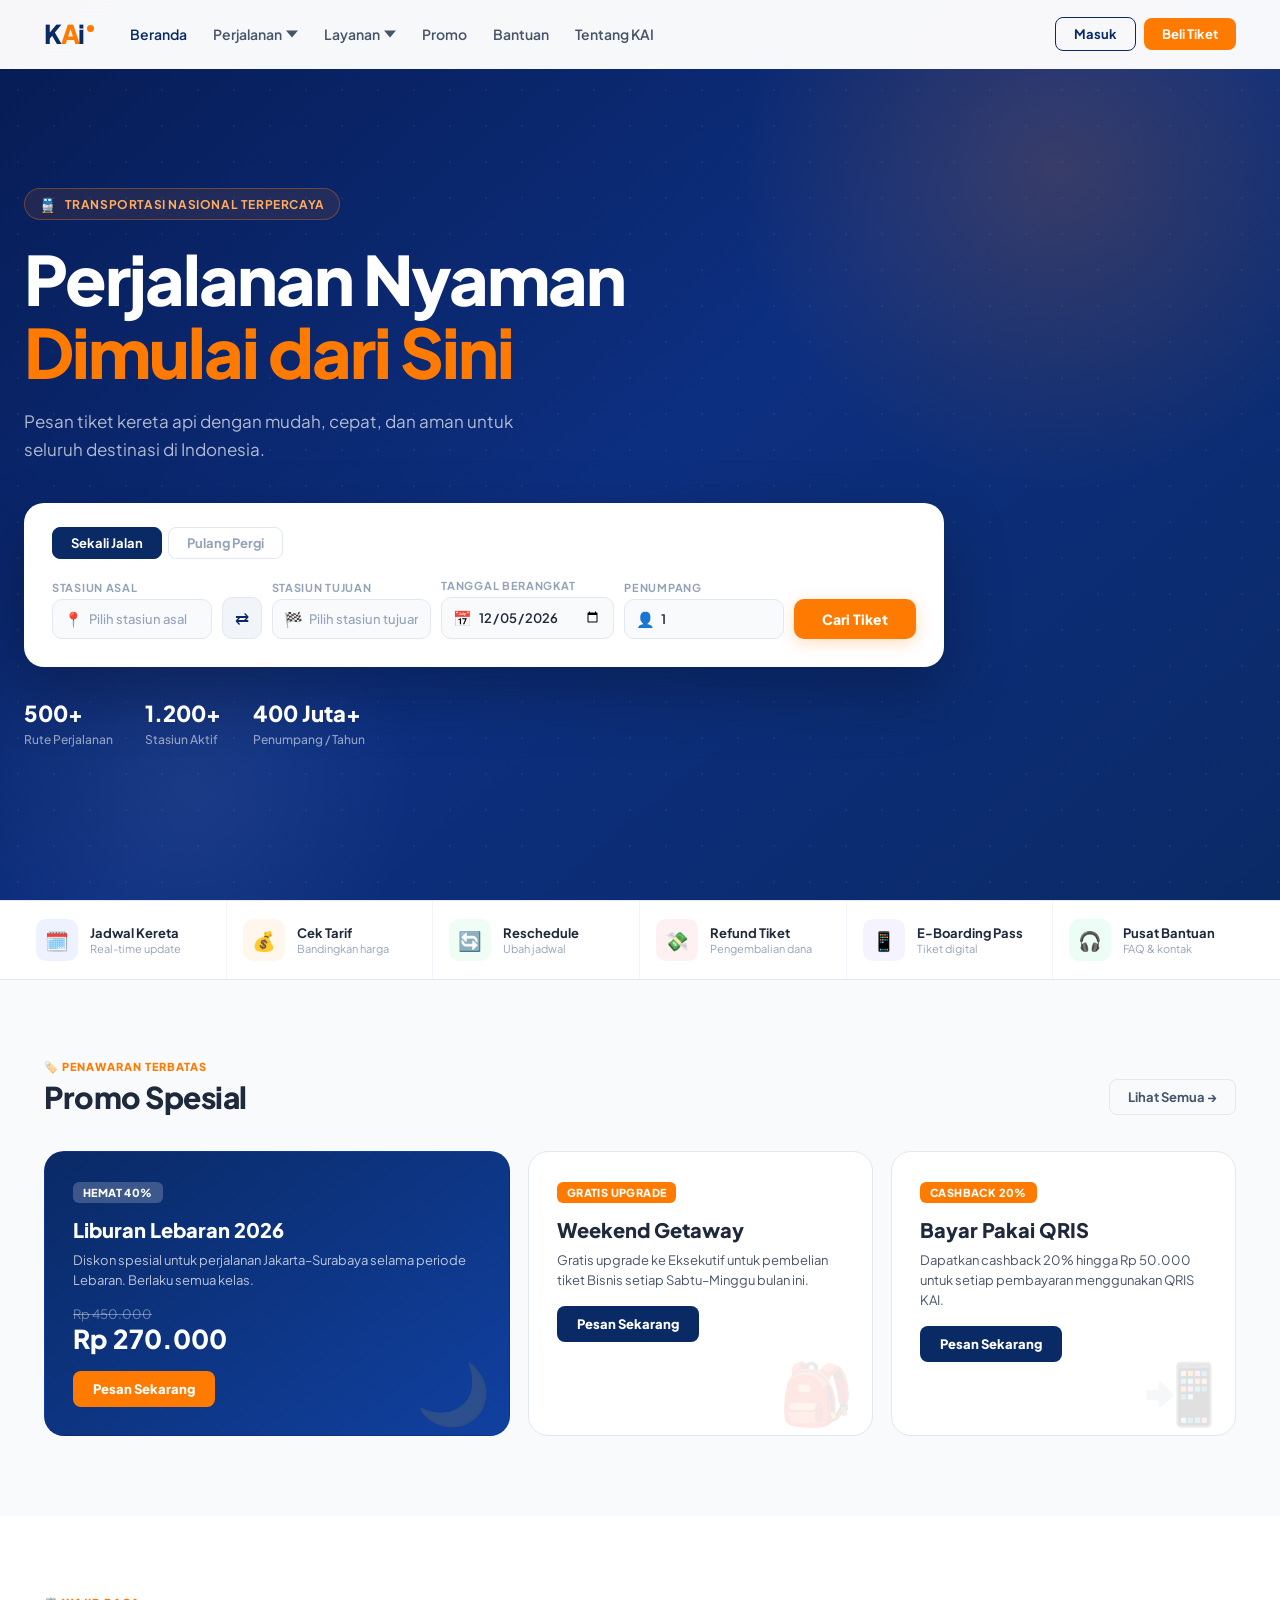
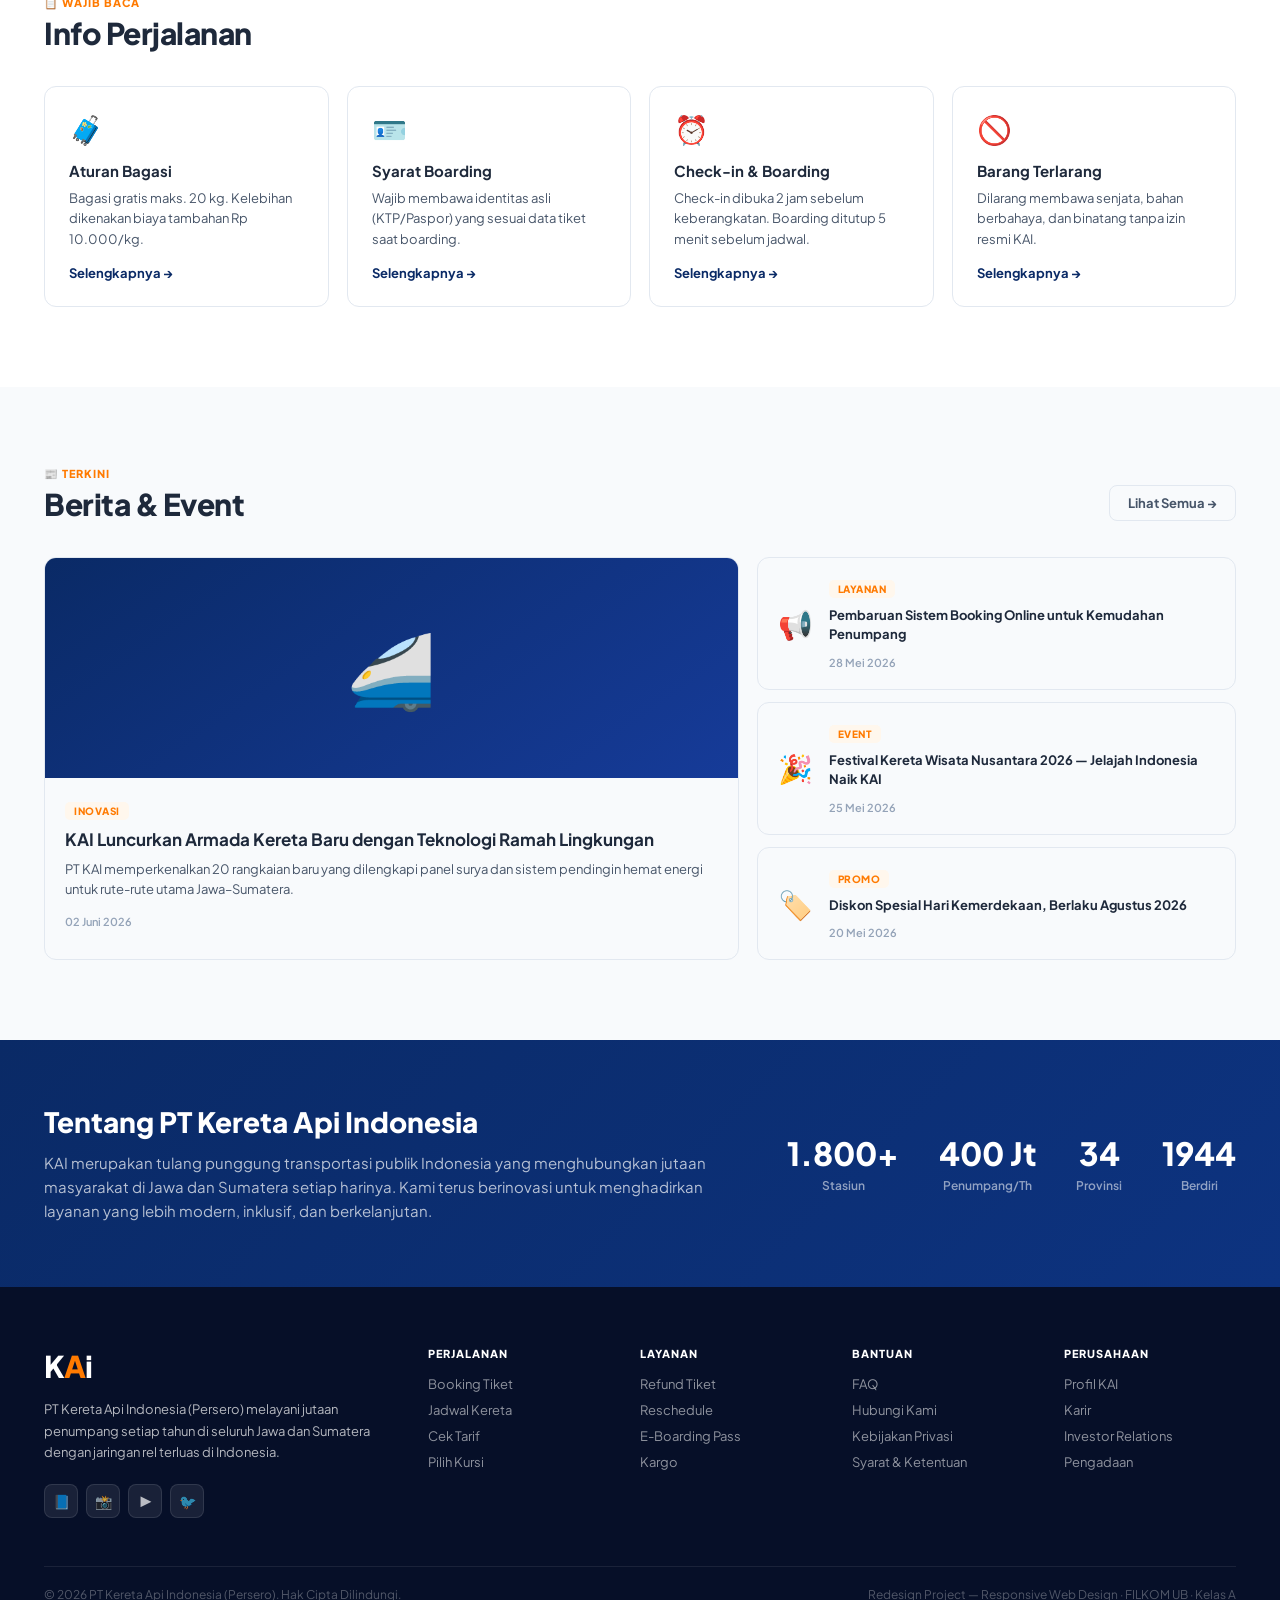
<file: index.html>
<!DOCTYPE html>
<html lang="id">
<head>
  <meta charset="UTF-8"/>
  <meta name="viewport" content="width=device-width, initial-scale=1.0"/>
  <title>KAI — Kereta Api Indonesia</title>
  <link rel="stylesheet" href="style.css"/>
</head>
<body>

<!-- ═══════════════════════════════════════════════════════
     NAVBAR
     ═══════════════════════════════════════════════════════ -->
<nav class="navbar" id="navbar">
  <div class="nav-inner">
    <a href="index.html" class="nav-logo">
      <span class="logo-text">K<span class="logo-i">A</span>i</span>
      <span class="logo-dot"></span>
    </a>

    <ul class="nav-links">
      <li class="nav-item"><a href="index.html" class="nav-link active">Beranda</a></li>

      <li class="nav-item">
        <a href="#" class="nav-link">
          Perjalanan
          <svg viewBox="0 0 10 6"><path d="M0 0l5 6 5-6z"/></svg>
        </a>
        <div class="dropdown-panel">
          <a href="booking.html"><span>🎫</span> Booking Tiket</a>
          <a href="jadwal.html"><span>🗓️</span> Jadwal Kereta</a>
          <a href="tarif.html"><span>💰</span> Cek Tarif</a>
          <a href="booking.html"><span>💺</span> Pilih Kursi</a>
        </div>
      </li>

      <li class="nav-item">
        <a href="#" class="nav-link">
          Layanan
          <svg viewBox="0 0 10 6"><path d="M0 0l5 6 5-6z"/></svg>
        </a>
        <div class="dropdown-panel">
          <a href="#"><span>💸</span> Refund Tiket</a>
          <a href="#"><span>🔄</span> Reschedule</a>
          <a href="#"><span>📱</span> E-Boarding Pass</a>
        </div>
      </li>

      <li class="nav-item"><a href="promo.html" class="nav-link">Promo</a></li>
      <li class="nav-item"><a href="bantuan.html" class="nav-link">Bantuan</a></li>
      <li class="nav-item"><a href="#tentang" class="nav-link">Tentang KAI</a></li>
    </ul>

    <div class="nav-actions">
      <button class="btn-masuk">Masuk</button>
      <a href="booking.html"><button class="btn-beli">Beli Tiket</button></a>
    </div>

    <button class="hamburger" id="hamburger" aria-label="Menu">
      <span></span><span></span><span></span>
    </button>
  </div>
</nav>

<!-- Mobile Menu -->
<div class="mobile-menu" id="mobileMenu">
  <a href="index.html">🏠 Beranda</a>
  <a href="booking.html">🎫 Booking Tiket</a>
  <a href="jadwal.html">🗓️ Jadwal Kereta</a>
  <a href="tarif.html">💰 Cek Tarif</a>
  <div class="divider"></div>
  <a href="#">💸 Refund Tiket</a>
  <a href="#">🔄 Reschedule</a>
  <a href="promo.html">🏷️ Promo</a>
  <a href="bantuan.html">🎧 Bantuan</a>
  <div class="divider"></div>
  <a href="booking.html" class="btn-beli">Beli Tiket Sekarang</a>
</div>


<!-- ═══════════════════════════════════════════════════════
     HERO
     ═══════════════════════════════════════════════════════ -->
<section class="hero">
  <div class="hero-bg"></div>
  <div class="hero-dots"></div>
  <div class="hero-glow"></div>
  <div class="hero-glow-2"></div>

  <div class="hero-body">
    <div class="hero-eyebrow">
      <span>🚆</span> Transportasi Nasional Terpercaya
    </div>

    <h1 class="hero-title">
      Perjalanan Nyaman<br/>
      <em>Dimulai dari Sini</em>
    </h1>

    <p class="hero-sub">
      Pesan tiket kereta api dengan mudah, cepat, dan aman
      untuk seluruh destinasi di Indonesia.
    </p>

    <!-- Search Card -->
    <div class="search-card">
      <div class="search-tabs">
        <button class="stab active">Sekali Jalan</button>
        <button class="stab">Pulang Pergi</button>
      </div>

      <div class="sform">
        <div class="sfield">
          <label>Stasiun Asal</label>
          <div class="sinput-wrap">
            <span class="sicon">📍</span>
            <input type="text" placeholder="Pilih stasiun asal"/>
          </div>
        </div>

        <button class="swap-btn" title="Tukar Stasiun">⇄</button>

        <div class="sfield">
          <label>Stasiun Tujuan</label>
          <div class="sinput-wrap">
            <span class="sicon">🏁</span>
            <input type="text" placeholder="Pilih stasiun tujuan"/>
          </div>
        </div>

        <div class="sfield">
          <label>Tanggal Berangkat</label>
          <div class="sinput-wrap">
            <span class="sicon">📅</span>
            <input type="date"/>
          </div>
        </div>

        <div class="sfield">
          <label>Penumpang</label>
          <div class="sinput-wrap">
            <span class="sicon">👤</span>
            <input type="number" value="1" min="1" max="10"/>
          </div>
        </div>

        <a href="jadwal.html"><button class="btn-cari">Cari Tiket</button></a>
      </div>
    </div>

    <!-- Stats -->
    <div class="hero-stats">
      <div class="hero-stat">
        <strong>500+</strong>
        <span>Rute Perjalanan</span>
      </div>
      <div class="hero-stat">
        <strong>1.200+</strong>
        <span>Stasiun Aktif</span>
      </div>
      <div class="hero-stat">
        <strong>400 Juta+</strong>
        <span>Penumpang / Tahun</span>
      </div>
    </div>
  </div>
</section>


<!-- ═══════════════════════════════════════════════════════
     LAYANAN CEPAT
     ═══════════════════════════════════════════════════════ -->
<div class="quick-bar">
  <div class="quick-row">
    <a href="jadwal.html" class="qcard">
      <div class="qicon" style="background:#EEF2FF">🗓️</div>
      <div>
        <h4>Jadwal Kereta</h4>
        <p>Real-time update</p>
      </div>
    </a>
    <a href="tarif.html" class="qcard">
      <div class="qicon" style="background:#FFF7ED">💰</div>
      <div>
        <h4>Cek Tarif</h4>
        <p>Bandingkan harga</p>
      </div>
    </a>
    <a href="#" class="qcard">
      <div class="qicon" style="background:#F0FDF4">🔄</div>
      <div>
        <h4>Reschedule</h4>
        <p>Ubah jadwal</p>
      </div>
    </a>
    <a href="#" class="qcard">
      <div class="qicon" style="background:#FFF1F2">💸</div>
      <div>
        <h4>Refund Tiket</h4>
        <p>Pengembalian dana</p>
      </div>
    </a>
    <a href="#" class="qcard">
      <div class="qicon" style="background:#F5F3FF">📱</div>
      <div>
        <h4>E-Boarding Pass</h4>
        <p>Tiket digital</p>
      </div>
    </a>
    <a href="bantuan.html" class="qcard">
      <div class="qicon" style="background:#ECFDF5">🎧</div>
      <div>
        <h4>Pusat Bantuan</h4>
        <p>FAQ & kontak</p>
      </div>
    </a>
  </div>
</div>


<!-- ═══════════════════════════════════════════════════════
     PROMO SPESIAL
     ═══════════════════════════════════════════════════════ -->
<section class="sec sec-bg">
  <div class="container">
    <div class="sec-head">
      <div>
        <span class="sec-label">🏷️ Penawaran Terbatas</span>
        <h2 class="sec-title">Promo Spesial</h2>
      </div>
      <a href="promo.html"><button class="btn-lihat">Lihat Semua →</button></a>
    </div>

    <div class="promo-grid">
      <!-- Featured promo -->
      <div class="pcard feat">
        <div class="pbadge">HEMAT 40%</div>
        <h3>Liburan Lebaran 2026</h3>
        <p>Diskon spesial untuk perjalanan Jakarta–Surabaya selama periode Lebaran. Berlaku semua kelas.</p>
        <div style="margin-bottom:16px">
          <div class="old-price">Rp 450.000</div>
          <div class="new-price">Rp 270.000</div>
        </div>
        <a href="booking.html"><button class="btn-promo">Pesan Sekarang</button></a>
        <div class="pcard-emo">🌙</div>
      </div>

      <div class="pcard">
        <div class="pbadge">GRATIS UPGRADE</div>
        <h3>Weekend Getaway</h3>
        <p>Gratis upgrade ke Eksekutif untuk pembelian tiket Bisnis setiap Sabtu–Minggu bulan ini.</p>
        <a href="booking.html"><button class="btn-promo sec">Pesan Sekarang</button></a>
        <div class="pcard-emo">🎒</div>
      </div>

      <div class="pcard">
        <div class="pbadge">CASHBACK 20%</div>
        <h3>Bayar Pakai QRIS</h3>
        <p>Dapatkan cashback 20% hingga Rp 50.000 untuk setiap pembayaran menggunakan QRIS KAI.</p>
        <a href="booking.html"><button class="btn-promo sec">Pesan Sekarang</button></a>
        <div class="pcard-emo">📲</div>
      </div>
    </div>
  </div>
</section>


<!-- ═══════════════════════════════════════════════════════
     INFO PERJALANAN
     ═══════════════════════════════════════════════════════ -->
<section class="sec">
  <div class="container">
    <div class="sec-head">
      <div>
        <span class="sec-label">📋 Wajib Baca</span>
        <h2 class="sec-title">Info Perjalanan</h2>
      </div>
    </div>

    <div class="info-grid">
      <div class="icard">
        <div class="icard-icon">🧳</div>
        <h4>Aturan Bagasi</h4>
        <p>Bagasi gratis maks. 20 kg. Kelebihan dikenakan biaya tambahan Rp 10.000/kg.</p>
        <a href="bantuan.html">Selengkapnya →</a>
      </div>
      <div class="icard">
        <div class="icard-icon">🪪</div>
        <h4>Syarat Boarding</h4>
        <p>Wajib membawa identitas asli (KTP/Paspor) yang sesuai data tiket saat boarding.</p>
        <a href="bantuan.html">Selengkapnya →</a>
      </div>
      <div class="icard">
        <div class="icard-icon">⏰</div>
        <h4>Check-in & Boarding</h4>
        <p>Check-in dibuka 2 jam sebelum keberangkatan. Boarding ditutup 5 menit sebelum jadwal.</p>
        <a href="bantuan.html">Selengkapnya →</a>
      </div>
      <div class="icard">
        <div class="icard-icon">🚫</div>
        <h4>Barang Terlarang</h4>
        <p>Dilarang membawa senjata, bahan berbahaya, dan binatang tanpa izin resmi KAI.</p>
        <a href="bantuan.html">Selengkapnya →</a>
      </div>
    </div>
  </div>
</section>


<!-- ═══════════════════════════════════════════════════════
     BERITA & EVENT
     ═══════════════════════════════════════════════════════ -->
<section class="sec sec-bg">
  <div class="container">
    <div class="sec-head">
      <div>
        <span class="sec-label">📰 Terkini</span>
        <h2 class="sec-title">Berita & Event</h2>
      </div>
      <button class="btn-lihat">Lihat Semua →</button>
    </div>

    <div class="berita-grid">
      <div class="bcard big">
        <div class="bcard-img">🚄</div>
        <div class="bcard-body">
          <span class="btag">Inovasi</span>
          <h3>KAI Luncurkan Armada Kereta Baru dengan Teknologi Ramah Lingkungan</h3>
          <p>PT KAI memperkenalkan 20 rangkaian baru yang dilengkapi panel surya dan sistem pendingin hemat energi untuk rute-rute utama Jawa–Sumatera.</p>
          <span class="bdate">02 Juni 2026</span>
        </div>
      </div>

      <div style="display:flex;flex-direction:column;gap:12px">
        <div class="bcard">
          <div class="bright-icon">📢</div>
          <div class="bcard-body">
            <span class="btag">Layanan</span>
            <h4>Pembaruan Sistem Booking Online untuk Kemudahan Penumpang</h4>
            <span class="bdate">28 Mei 2026</span>
          </div>
        </div>
        <div class="bcard">
          <div class="bright-icon">🎉</div>
          <div class="bcard-body">
            <span class="btag">Event</span>
            <h4>Festival Kereta Wisata Nusantara 2026 — Jelajah Indonesia Naik KAI</h4>
            <span class="bdate">25 Mei 2026</span>
          </div>
        </div>
        <div class="bcard">
          <div class="bright-icon">🏷️</div>
          <div class="bcard-body">
            <span class="btag">Promo</span>
            <h4>Diskon Spesial Hari Kemerdekaan, Berlaku Agustus 2026</h4>
            <span class="bdate">20 Mei 2026</span>
          </div>
        </div>
      </div>
    </div>
  </div>
</section>


<!-- ═══════════════════════════════════════════════════════
     TENTANG KAI
     ═══════════════════════════════════════════════════════ -->
<section class="about-strip" id="tentang">
  <div class="container">
    <div class="about-inner">
      <div class="about-text">
        <h2>Tentang PT Kereta Api Indonesia</h2>
        <p>KAI merupakan tulang punggung transportasi publik Indonesia yang menghubungkan jutaan masyarakat di Jawa dan Sumatera setiap harinya. Kami terus berinovasi untuk menghadirkan layanan yang lebih modern, inklusif, dan berkelanjutan.</p>
      </div>
      <div class="about-stats">
        <div class="ast"><strong>1.800+</strong><span>Stasiun</span></div>
        <div class="ast"><strong>400 Jt</strong><span>Penumpang/Th</span></div>
        <div class="ast"><strong>34</strong><span>Provinsi</span></div>
        <div class="ast"><strong>1944</strong><span>Berdiri</span></div>
      </div>
    </div>
  </div>
</section>


<!-- ═══════════════════════════════════════════════════════
     FOOTER
     ═══════════════════════════════════════════════════════ -->
<footer class="footer">
  <div class="container">
    <div class="footer-grid">
      <div class="footer-brand">
        <div class="flogo">K<em>A</em>i</div>
        <p>PT Kereta Api Indonesia (Persero) melayani jutaan penumpang setiap tahun di seluruh Jawa dan Sumatera dengan jaringan rel terluas di Indonesia.</p>
        <div class="socials">
          <a href="#" class="soc-btn">📘</a>
          <a href="#" class="soc-btn">📸</a>
          <a href="#" class="soc-btn">▶️</a>
          <a href="#" class="soc-btn">🐦</a>
        </div>
      </div>
      <div class="footer-col">
        <h5>Perjalanan</h5>
        <a href="booking.html">Booking Tiket</a>
        <a href="jadwal.html">Jadwal Kereta</a>
        <a href="tarif.html">Cek Tarif</a>
        <a href="#">Pilih Kursi</a>
      </div>
      <div class="footer-col">
        <h5>Layanan</h5>
        <a href="#">Refund Tiket</a>
        <a href="#">Reschedule</a>
        <a href="#">E-Boarding Pass</a>
        <a href="#">Kargo</a>
      </div>
      <div class="footer-col">
        <h5>Bantuan</h5>
        <a href="bantuan.html">FAQ</a>
        <a href="bantuan.html">Hubungi Kami</a>
        <a href="#">Kebijakan Privasi</a>
        <a href="#">Syarat & Ketentuan</a>
      </div>
      <div class="footer-col">
        <h5>Perusahaan</h5>
        <a href="#">Profil KAI</a>
        <a href="#">Karir</a>
        <a href="#">Investor Relations</a>
        <a href="#">Pengadaan</a>
      </div>
    </div>

    <div class="footer-bottom">
      <p>© 2026 PT Kereta Api Indonesia (Persero). Hak Cipta Dilindungi.</p>
      <p>Redesign Project — Responsive Web Design · FILKOM UB · Kelas A</p>
    </div>
  </div>
</footer>

<script src="https://code.jquery.com/jquery-3.7.1.min.js"></script>
<script src="main.js"></script>
</body>
</html>
</file>
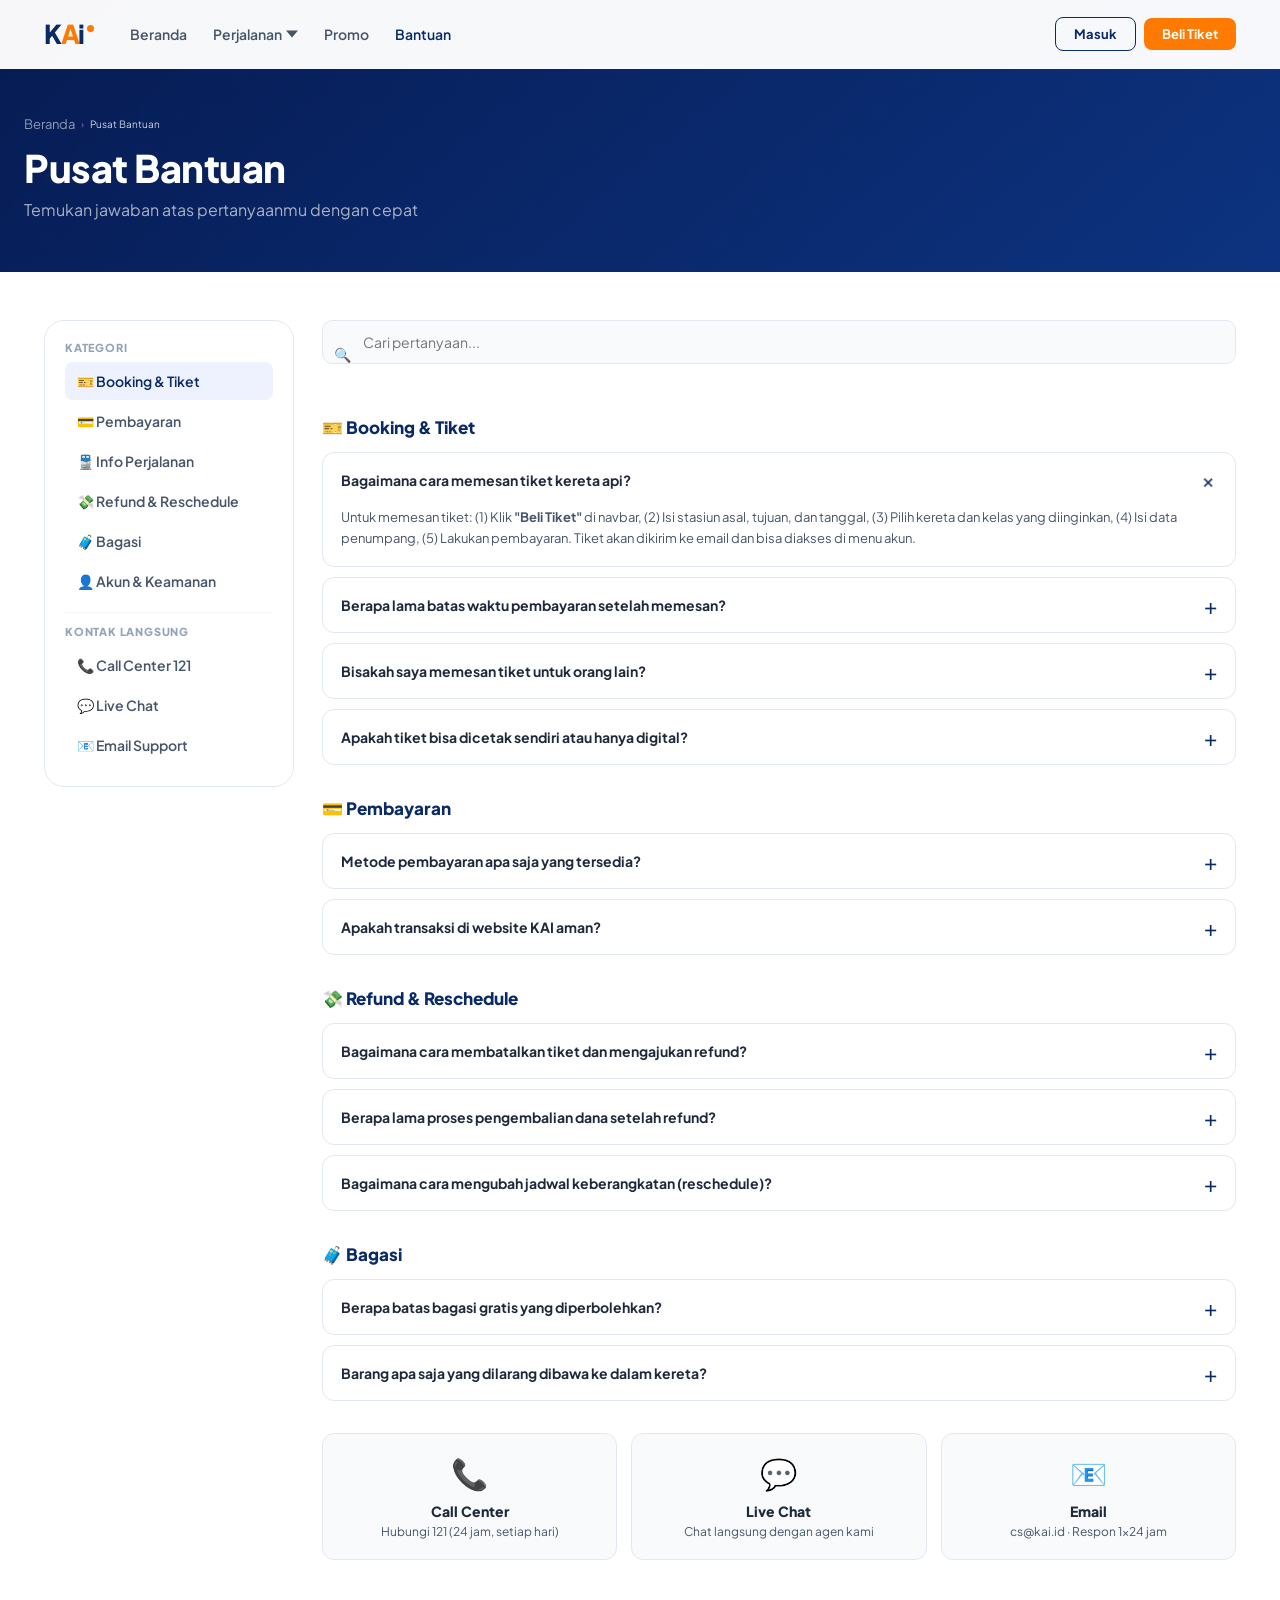
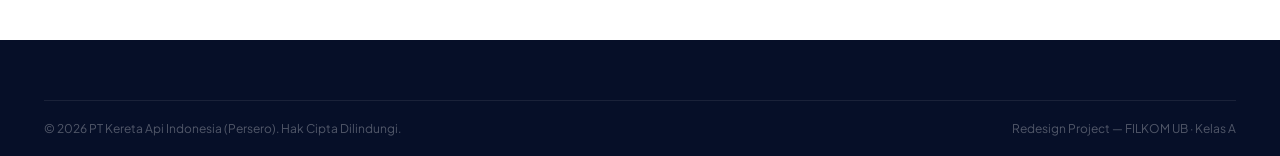
<file: bantuan.html>
<!DOCTYPE html>
<html lang="id">
<head>
  <meta charset="UTF-8"/>
  <meta name="viewport" content="width=device-width, initial-scale=1.0"/>
  <title>Pusat Bantuan — KAI</title>
  <link rel="stylesheet" href="style.css"/>
</head>
<body>

<nav class="navbar" id="navbar">
  <div class="nav-inner">
    <a href="index.html" class="nav-logo">
      <span class="logo-text">K<span class="logo-i">A</span>i</span>
      <span class="logo-dot"></span>
    </a>
    <ul class="nav-links">
      <li class="nav-item"><a href="index.html" class="nav-link">Beranda</a></li>
      <li class="nav-item">
        <a href="#" class="nav-link">Perjalanan <svg viewBox="0 0 10 6"><path d="M0 0l5 6 5-6z"/></svg></a>
        <div class="dropdown-panel">
          <a href="booking.html"><span>🎫</span> Booking Tiket</a>
          <a href="jadwal.html"><span>🗓️</span> Jadwal Kereta</a>
          <a href="tarif.html"><span>💰</span> Cek Tarif</a>
        </div>
      </li>
      <li class="nav-item"><a href="promo.html" class="nav-link">Promo</a></li>
      <li class="nav-item"><a href="bantuan.html" class="nav-link active">Bantuan</a></li>
    </ul>
    <div class="nav-actions">
      <button class="btn-masuk">Masuk</button>
      <a href="booking.html"><button class="btn-beli">Beli Tiket</button></a>
    </div>
    <button class="hamburger" id="hamburger"><span></span><span></span><span></span></button>
  </div>
</nav>
<div class="mobile-menu" id="mobileMenu">
  <a href="index.html">🏠 Beranda</a>
  <a href="booking.html">🎫 Booking Tiket</a>
  <a href="jadwal.html">🗓️ Jadwal Kereta</a>
  <div class="divider"></div>
  <a href="promo.html">🏷️ Promo</a>
  <a href="bantuan.html">🎧 Bantuan</a>
</div>

<div class="page-hero">
  <div class="page-hero-inner">
    <div class="breadcrumb">
      <a href="index.html">Beranda</a><span>›</span><span style="color:rgba(255,255,255,.8)">Pusat Bantuan</span>
    </div>
    <h1>Pusat Bantuan</h1>
    <p>Temukan jawaban atas pertanyaanmu dengan cepat</p>
  </div>
</div>

<div class="bantuan-wrap">

  <!-- Sidebar -->
  <div class="bside">
    <h5>Kategori</h5>
    <a href="#booking" class="on">🎫 Booking & Tiket</a>
    <a href="#pembayaran">💳 Pembayaran</a>
    <a href="#perjalanan">🚆 Info Perjalanan</a>
    <a href="#refund">💸 Refund & Reschedule</a>
    <a href="#bagasi">🧳 Bagasi</a>
    <a href="#akun">👤 Akun & Keamanan</a>
    <div class="sep"></div>
    <h5>Kontak Langsung</h5>
    <a href="tel:121">📞 Call Center 121</a>
    <a href="#">💬 Live Chat</a>
    <a href="#">📧 Email Support</a>
  </div>

  <!-- Main FAQ -->
  <div>

    <!-- Search -->
    <div class="bsearch-wrap" style="margin-bottom:28px">
      <input class="bsearch" type="text" placeholder="Cari pertanyaan..."/>
    </div>

    <!-- Booking & Tiket -->
    <div class="faq-group" id="booking">
      <div class="faq-group-title">🎫 Booking & Tiket</div>
      <div class="faq-stack">
        <div class="fitem open">
          <div class="fq">
            Bagaimana cara memesan tiket kereta api?
            <span class="ftoggle">+</span>
          </div>
          <div class="fa">
            Untuk memesan tiket: (1) Klik <strong>"Beli Tiket"</strong> di navbar, (2) Isi stasiun asal, tujuan, dan tanggal, (3) Pilih kereta dan kelas yang diinginkan, (4) Isi data penumpang, (5) Lakukan pembayaran. Tiket akan dikirim ke email dan bisa diakses di menu akun.
          </div>
        </div>
        <div class="fitem">
          <div class="fq">
            Berapa lama batas waktu pembayaran setelah memesan?
            <span class="ftoggle">+</span>
          </div>
          <div class="fa">
            Batas waktu pembayaran adalah <strong>1 jam</strong> setelah pemesanan berhasil. Jika tidak dibayar dalam waktu tersebut, pesanan otomatis dibatalkan dan kursi dikembalikan ke sistem.
          </div>
        </div>
        <div class="fitem">
          <div class="fq">
            Bisakah saya memesan tiket untuk orang lain?
            <span class="ftoggle">+</span>
          </div>
          <div class="fa">
            Bisa. Pada bagian data penumpang, masukkan nama dan nomor identitas orang yang akan naik kereta — bukan data pemesan. Pastikan nama sesuai dengan identitas asli yang akan dibawa saat boarding.
          </div>
        </div>
        <div class="fitem">
          <div class="fq">
            Apakah tiket bisa dicetak sendiri atau hanya digital?
            <span class="ftoggle">+</span>
          </div>
          <div class="fa">
            Tiket tersedia dalam dua format: cetak mandiri (PDF) dan E-Boarding Pass digital. Keduanya valid untuk boarding. Cukup tunjukkan QR code saat proses boarding di stasiun.
          </div>
        </div>
      </div>
    </div>

    <!-- Pembayaran -->
    <div class="faq-group" id="pembayaran">
      <div class="faq-group-title">💳 Pembayaran</div>
      <div class="faq-stack">
        <div class="fitem">
          <div class="fq">
            Metode pembayaran apa saja yang tersedia?
            <span class="ftoggle">+</span>
          </div>
          <div class="fa">
            KAI menerima: Transfer Bank (BCA, Mandiri, BNI, BRI), Kartu Kredit/Debit Visa & Mastercard, QRIS, dompet digital (GoPay, OVO, Dana, ShopeePay), serta pembayaran tunai di Alfamart dan Indomaret.
          </div>
        </div>
        <div class="fitem">
          <div class="fq">
            Apakah transaksi di website KAI aman?
            <span class="ftoggle">+</span>
          </div>
          <div class="fa">
            Ya. Seluruh transaksi menggunakan enkripsi <strong>SSL 256-bit</strong> dan telah tersertifikasi PCI DSS Level 1. Data kartu kredit/debit tidak pernah disimpan di server KAI.
          </div>
        </div>
      </div>
    </div>

    <!-- Refund -->
    <div class="faq-group" id="refund">
      <div class="faq-group-title">💸 Refund & Reschedule</div>
      <div class="faq-stack">
        <div class="fitem">
          <div class="fq">
            Bagaimana cara membatalkan tiket dan mengajukan refund?
            <span class="ftoggle">+</span>
          </div>
          <div class="fa">
            Pembatalan dapat dilakukan minimal <strong>30 menit</strong> sebelum jadwal keberangkatan melalui menu <em>Layanan → Refund Tiket</em>. Biaya pembatalan: H-7 ke atas = 25%, H-1 s/d H-7 = 25% + biaya admin, kurang dari H-1 tidak dapat di-refund.
          </div>
        </div>
        <div class="fitem">
          <div class="fq">
            Berapa lama proses pengembalian dana setelah refund?
            <span class="ftoggle">+</span>
          </div>
          <div class="fa">
            Estimasi waktu: Transfer bank = 3–5 hari kerja, Kartu kredit = 5–14 hari kerja, Dompet digital = 1–3 hari kerja. Proses dimulai setelah pengajuan refund diverifikasi sistem.
          </div>
        </div>
        <div class="fitem">
          <div class="fq">
            Bagaimana cara mengubah jadwal keberangkatan (reschedule)?
            <span class="ftoggle">+</span>
          </div>
          <div class="fa">
            Reschedule dapat dilakukan hingga <strong>30 menit</strong> sebelum keberangkatan melalui menu <em>Layanan → Reschedule</em>. Biaya reschedule adalah selisih harga tiket (jika harga baru lebih mahal) ditambah biaya administrasi Rp 25.000.
          </div>
        </div>
      </div>
    </div>

    <!-- Bagasi -->
    <div class="faq-group" id="bagasi">
      <div class="faq-group-title">🧳 Bagasi</div>
      <div class="faq-stack">
        <div class="fitem">
          <div class="fq">
            Berapa batas bagasi gratis yang diperbolehkan?
            <span class="ftoggle">+</span>
          </div>
          <div class="fa">
            Bagasi gratis: Ekonomi & Bisnis = maks. <strong>20 kg</strong>, Eksekutif = maks. <strong>30 kg</strong>. Kelebihan bagasi dikenakan biaya Rp 10.000/kg dan harus dilaporkan sebelum boarding.
          </div>
        </div>
        <div class="fitem">
          <div class="fq">
            Barang apa saja yang dilarang dibawa ke dalam kereta?
            <span class="ftoggle">+</span>
          </div>
          <div class="fa">
            Dilarang membawa: senjata tajam/api, bahan peledak, cairan berbahaya/mudah terbakar, binatang hidup tanpa izin, dan barang-barang dengan bau menyengat. Pelanggaran dapat mengakibatkan pembatalan perjalanan tanpa pengembalian dana.
          </div>
        </div>
      </div>
    </div>

    <!-- Contact Cards -->
    <div class="contact-row">
      <div class="ccard">
        <div class="cicon">📞</div>
        <h4>Call Center</h4>
        <p>Hubungi 121 (24 jam, setiap hari)</p>
      </div>
      <div class="ccard">
        <div class="cicon">💬</div>
        <h4>Live Chat</h4>
        <p>Chat langsung dengan agen kami</p>
      </div>
      <div class="ccard">
        <div class="cicon">📧</div>
        <h4>Email</h4>
        <p>cs@kai.id · Respon 1×24 jam</p>
      </div>
    </div>

  </div>
</div>

<footer class="footer">
  <div class="container">
    <div class="footer-bottom" style="padding:20px 0">
      <p>© 2026 PT Kereta Api Indonesia (Persero). Hak Cipta Dilindungi.</p>
      <p>Redesign Project — FILKOM UB · Kelas A</p>
    </div>
  </div>
</footer>

<script src="https://code.jquery.com/jquery-3.7.1.min.js"></script>
<script src="main.js"></script>
</body>
</html>
</file>
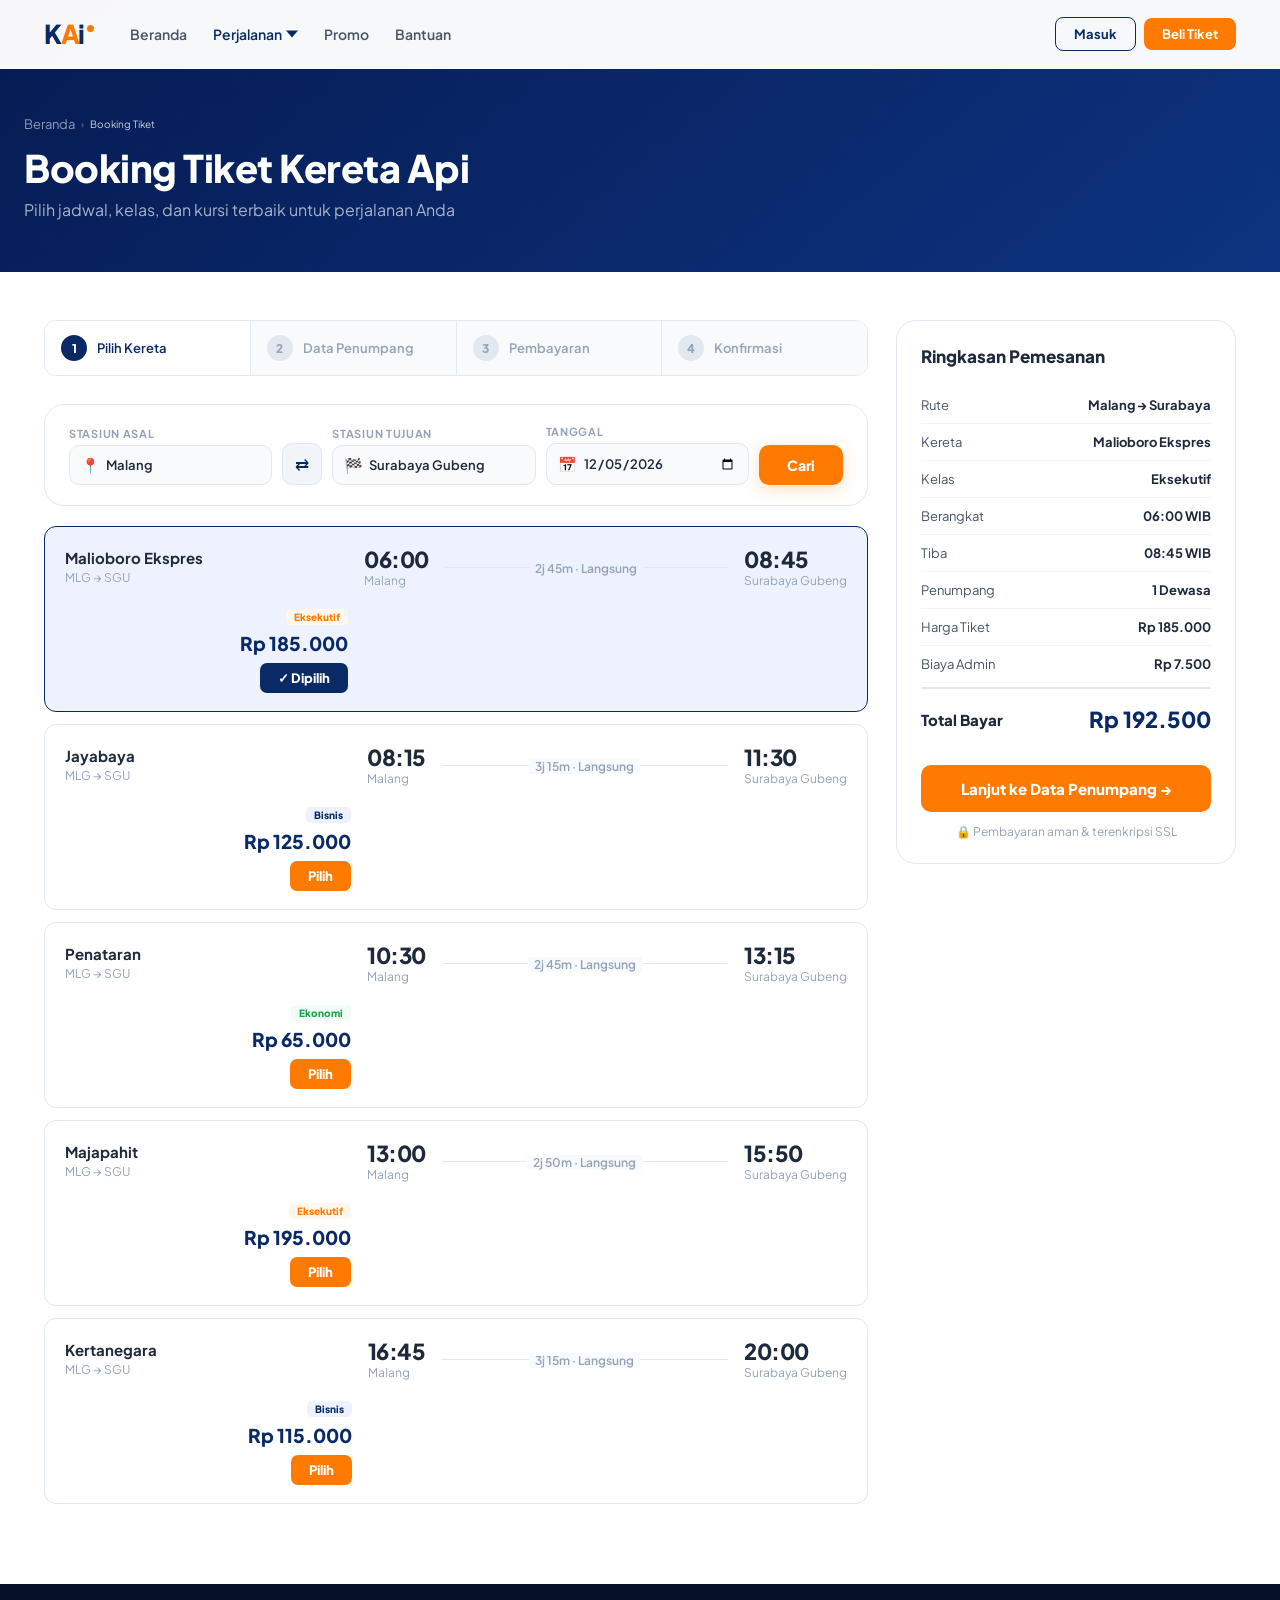
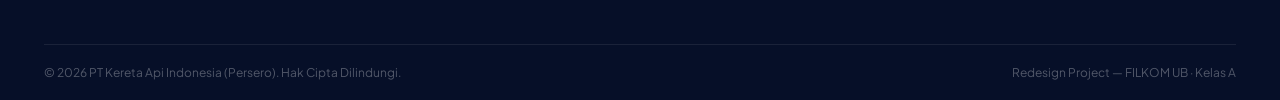
<file: booking.html>
<!DOCTYPE html>
<html lang="id">
<head>
  <meta charset="UTF-8"/>
  <meta name="viewport" content="width=device-width, initial-scale=1.0"/>
  <title>Booking Tiket — KAI</title>
  <link rel="stylesheet" href="style.css"/>
</head>
<body>

<nav class="navbar" id="navbar">
  <div class="nav-inner">
    <a href="index.html" class="nav-logo">
      <span class="logo-text">K<span class="logo-i">A</span>i</span>
      <span class="logo-dot"></span>
    </a>
    <ul class="nav-links">
      <li class="nav-item"><a href="index.html" class="nav-link">Beranda</a></li>
      <li class="nav-item">
        <a href="#" class="nav-link active">Perjalanan <svg viewBox="0 0 10 6"><path d="M0 0l5 6 5-6z"/></svg></a>
        <div class="dropdown-panel">
          <a href="booking.html"><span>🎫</span> Booking Tiket</a>
          <a href="jadwal.html"><span>🗓️</span> Jadwal Kereta</a>
          <a href="tarif.html"><span>💰</span> Cek Tarif</a>
        </div>
      </li>
      <li class="nav-item"><a href="promo.html" class="nav-link">Promo</a></li>
      <li class="nav-item"><a href="bantuan.html" class="nav-link">Bantuan</a></li>
    </ul>
    <div class="nav-actions">
      <button class="btn-masuk">Masuk</button>
      <a href="booking.html"><button class="btn-beli">Beli Tiket</button></a>
    </div>
    <button class="hamburger" id="hamburger"><span></span><span></span><span></span></button>
  </div>
</nav>
<div class="mobile-menu" id="mobileMenu">
  <a href="index.html">🏠 Beranda</a>
  <a href="booking.html">🎫 Booking Tiket</a>
  <a href="jadwal.html">🗓️ Jadwal Kereta</a>
  <a href="tarif.html">💰 Cek Tarif</a>
  <div class="divider"></div>
  <a href="promo.html">🏷️ Promo</a>
  <a href="bantuan.html">🎧 Bantuan</a>
</div>

<div class="page-hero">
  <div class="page-hero-inner">
    <div class="breadcrumb">
      <a href="index.html">Beranda</a><span>›</span><span style="color:rgba(255,255,255,.8)">Booking Tiket</span>
    </div>
    <h1>Booking Tiket Kereta Api</h1>
    <p>Pilih jadwal, kelas, dan kursi terbaik untuk perjalanan Anda</p>
  </div>
</div>

<div class="booking-wrap">

  <!-- LEFT: Form + Train List -->
  <div>
    <!-- Step Indicator -->
    <div class="steps">
      <div class="step-item active">
        <div class="step-num">1</div>
        Pilih Kereta
      </div>
      <div class="step-item">
        <div class="step-num">2</div>
        Data Penumpang
      </div>
      <div class="step-item">
        <div class="step-num">3</div>
        Pembayaran
      </div>
      <div class="step-item">
        <div class="step-num">4</div>
        Konfirmasi
      </div>
    </div>

    <!-- Filter / Search -->
    <div class="filter-strip">
      <div class="filter-form">
        <div class="sfield">
          <label>Stasiun Asal</label>
          <div class="sinput-wrap">
            <span class="sicon">📍</span>
            <input type="text" value="Malang"/>
          </div>
        </div>
        <button class="swap-btn">⇄</button>
        <div class="sfield">
          <label>Stasiun Tujuan</label>
          <div class="sinput-wrap">
            <span class="sicon">🏁</span>
            <input type="text" value="Surabaya Gubeng"/>
          </div>
        </div>
        <div class="sfield">
          <label>Tanggal</label>
          <div class="sinput-wrap">
            <span class="sicon">📅</span>
            <input type="date"/>
          </div>
        </div>
        <button class="btn-cari" style="align-self:flex-end">Cari</button>
      </div>
    </div>

    <!-- Train List -->
    <div class="train-list">

      <div class="tcard picked">
        <div>
          <div class="tname">Malioboro Ekspres</div>
          <div class="tcode">MLG → SGU</div>
        </div>
        <div>
          <div class="ttime">06:00</div>
          <div class="tstation">Malang</div>
        </div>
        <div class="tdur"><span>2j 45m · Langsung</span></div>
        <div>
          <div class="ttime">08:45</div>
          <div class="tstation">Surabaya Gubeng</div>
        </div>
        <div style="text-align:right">
          <div><span class="tkelas-badge eks">Eksekutif</span></div>
          <div class="tprice">Rp 185.000</div>
          <button class="btn-pilih">✓ Dipilih</button>
        </div>
      </div>

      <div class="tcard">
        <div>
          <div class="tname">Jayabaya</div>
          <div class="tcode">MLG → SGU</div>
        </div>
        <div>
          <div class="ttime">08:15</div>
          <div class="tstation">Malang</div>
        </div>
        <div class="tdur"><span>3j 15m · Langsung</span></div>
        <div>
          <div class="ttime">11:30</div>
          <div class="tstation">Surabaya Gubeng</div>
        </div>
        <div style="text-align:right">
          <div><span class="tkelas-badge bis">Bisnis</span></div>
          <div class="tprice">Rp 125.000</div>
          <button class="btn-pilih">Pilih</button>
        </div>
      </div>

      <div class="tcard">
        <div>
          <div class="tname">Penataran</div>
          <div class="tcode">MLG → SGU</div>
        </div>
        <div>
          <div class="ttime">10:30</div>
          <div class="tstation">Malang</div>
        </div>
        <div class="tdur"><span>2j 45m · Langsung</span></div>
        <div>
          <div class="ttime">13:15</div>
          <div class="tstation">Surabaya Gubeng</div>
        </div>
        <div style="text-align:right">
          <div><span class="tkelas-badge eko">Ekonomi</span></div>
          <div class="tprice">Rp 65.000</div>
          <button class="btn-pilih">Pilih</button>
        </div>
      </div>

      <div class="tcard">
        <div>
          <div class="tname">Majapahit</div>
          <div class="tcode">MLG → SGU</div>
        </div>
        <div>
          <div class="ttime">13:00</div>
          <div class="tstation">Malang</div>
        </div>
        <div class="tdur"><span>2j 50m · Langsung</span></div>
        <div>
          <div class="ttime">15:50</div>
          <div class="tstation">Surabaya Gubeng</div>
        </div>
        <div style="text-align:right">
          <div><span class="tkelas-badge eks">Eksekutif</span></div>
          <div class="tprice">Rp 195.000</div>
          <button class="btn-pilih">Pilih</button>
        </div>
      </div>

      <div class="tcard">
        <div>
          <div class="tname">Kertanegara</div>
          <div class="tcode">MLG → SGU</div>
        </div>
        <div>
          <div class="ttime">16:45</div>
          <div class="tstation">Malang</div>
        </div>
        <div class="tdur"><span>3j 15m · Langsung</span></div>
        <div>
          <div class="ttime">20:00</div>
          <div class="tstation">Surabaya Gubeng</div>
        </div>
        <div style="text-align:right">
          <div><span class="tkelas-badge bis">Bisnis</span></div>
          <div class="tprice">Rp 115.000</div>
          <button class="btn-pilih">Pilih</button>
        </div>
      </div>

    </div>
  </div>

  <!-- RIGHT: Summary -->
  <div class="summary-card">
    <h3>Ringkasan Pemesanan</h3>
    <div class="sum-row"><span class="lbl">Rute</span><span class="val">Malang → Surabaya</span></div>
    <div class="sum-row"><span class="lbl">Kereta</span><span class="val" id="sum-kereta">Malioboro Ekspres</span></div>
    <div class="sum-row"><span class="lbl">Kelas</span><span class="val">Eksekutif</span></div>
    <div class="sum-row"><span class="lbl">Berangkat</span><span class="val">06:00 WIB</span></div>
    <div class="sum-row"><span class="lbl">Tiba</span><span class="val">08:45 WIB</span></div>
    <div class="sum-row"><span class="lbl">Penumpang</span><span class="val">1 Dewasa</span></div>
    <div class="sum-row"><span class="lbl">Harga Tiket</span><span class="val" id="sum-harga">Rp 185.000</span></div>
    <div class="sum-row"><span class="lbl">Biaya Admin</span><span class="val" id="sum-admin">Rp 7.500</span></div>
    <div class="sum-total">
      <span class="lbl">Total Bayar</span>
      <span class="val" id="sum-total">Rp 192.500</span>
    </div>
    <button class="btn-lanjut" id="btn-lanjut">Lanjut ke Data Penumpang →</button>
    <p class="secure-note">🔒 Pembayaran aman & terenkripsi SSL</p>
  </div>

</div>

<footer class="footer">
  <div class="container">
    <div class="footer-bottom" style="padding:20px 0">
      <p>© 2026 PT Kereta Api Indonesia (Persero). Hak Cipta Dilindungi.</p>
      <p>Redesign Project — FILKOM UB · Kelas A</p>
    </div>
  </div>
</footer>

<script src="https://code.jquery.com/jquery-3.7.1.min.js"></script>
<script src="main.js"></script>
</body>
</html>
</file>
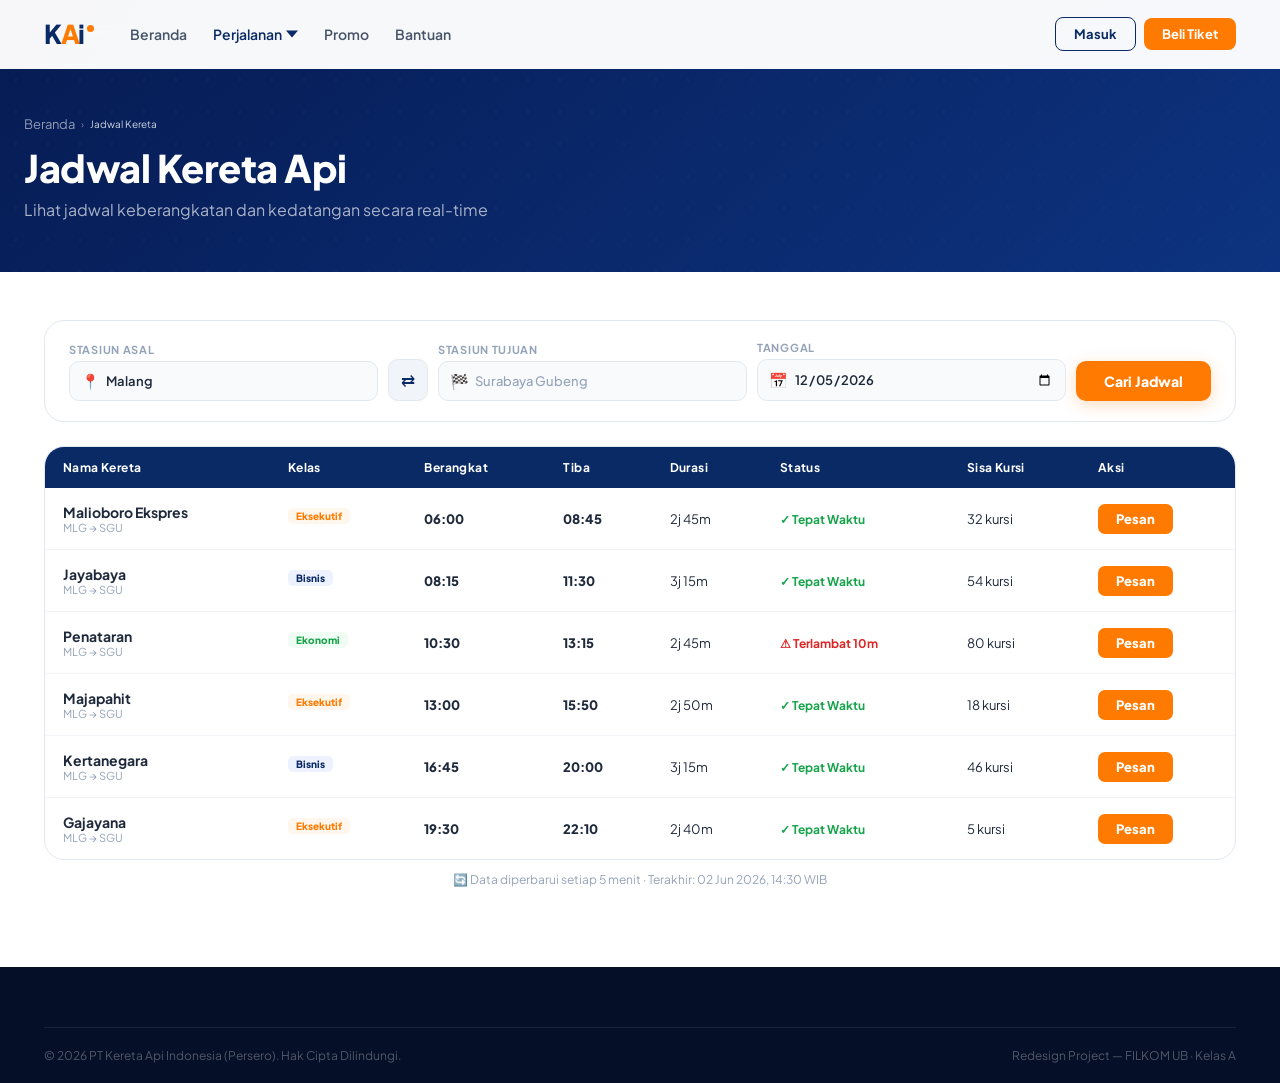
<file: jadwal.html>
<!DOCTYPE html>
<html lang="id">
<head>
  <meta charset="UTF-8"/>
  <meta name="viewport" content="width=device-width, initial-scale=1.0"/>
  <title>Jadwal Kereta — KAI</title>
  <link rel="stylesheet" href="style.css"/>
</head>
<body>

<nav class="navbar" id="navbar">
  <div class="nav-inner">
    <a href="index.html" class="nav-logo">
      <span class="logo-text">K<span class="logo-i">A</span>i</span>
      <span class="logo-dot"></span>
    </a>
    <ul class="nav-links">
      <li class="nav-item"><a href="index.html" class="nav-link">Beranda</a></li>
      <li class="nav-item">
        <a href="#" class="nav-link active">Perjalanan <svg viewBox="0 0 10 6"><path d="M0 0l5 6 5-6z"/></svg></a>
        <div class="dropdown-panel">
          <a href="booking.html"><span>🎫</span> Booking Tiket</a>
          <a href="jadwal.html"><span>🗓️</span> Jadwal Kereta</a>
          <a href="tarif.html"><span>💰</span> Cek Tarif</a>
        </div>
      </li>
      <li class="nav-item"><a href="promo.html" class="nav-link">Promo</a></li>
      <li class="nav-item"><a href="bantuan.html" class="nav-link">Bantuan</a></li>
    </ul>
    <div class="nav-actions">
      <button class="btn-masuk">Masuk</button>
      <a href="booking.html"><button class="btn-beli">Beli Tiket</button></a>
    </div>
    <button class="hamburger" id="hamburger"><span></span><span></span><span></span></button>
  </div>
</nav>
<div class="mobile-menu" id="mobileMenu">
  <a href="index.html">🏠 Beranda</a>
  <a href="booking.html">🎫 Booking Tiket</a>
  <a href="jadwal.html">🗓️ Jadwal Kereta</a>
  <a href="tarif.html">💰 Cek Tarif</a>
  <div class="divider"></div>
  <a href="promo.html">🏷️ Promo</a>
  <a href="bantuan.html">🎧 Bantuan</a>
</div>

<div class="page-hero">
  <div class="page-hero-inner">
    <div class="breadcrumb">
      <a href="index.html">Beranda</a><span>›</span><span style="color:rgba(255,255,255,.8)">Jadwal Kereta</span>
    </div>
    <h1>Jadwal Kereta Api</h1>
    <p>Lihat jadwal keberangkatan dan kedatangan secara real-time</p>
  </div>
</div>

<div class="jadwal-wrap">

  <!-- Filter -->
  <div class="filter-strip" style="margin-bottom:24px">
    <div class="filter-form">
      <div class="sfield">
        <label>Stasiun Asal</label>
        <div class="sinput-wrap">
          <span class="sicon">📍</span>
          <input type="text" value="Malang"/>
        </div>
      </div>
      <button class="swap-btn">⇄</button>
      <div class="sfield">
        <label>Stasiun Tujuan</label>
        <div class="sinput-wrap">
          <span class="sicon">🏁</span>
          <input type="text" placeholder="Surabaya Gubeng"/>
        </div>
      </div>
      <div class="sfield">
        <label>Tanggal</label>
        <div class="sinput-wrap">
          <span class="sicon">📅</span>
          <input type="date"/>
        </div>
      </div>
      <button class="btn-cari" style="align-self:flex-end">Cari Jadwal</button>
    </div>
  </div>

  <!-- Table -->
  <div class="jadwal-table-wrap">
    <div class="jtable-scroll">
      <table class="jtable">
        <thead>
          <tr>
            <th>Nama Kereta</th>
            <th>Kelas</th>
            <th>Berangkat</th>
            <th>Tiba</th>
            <th>Durasi</th>
            <th>Status</th>
            <th>Sisa Kursi</th>
            <th>Aksi</th>
          </tr>
        </thead>
        <tbody>
          <tr>
            <td><div class="jname">Malioboro Ekspres</div><div class="jcode">MLG → SGU</div></td>
            <td><span class="tkelas-badge eks">Eksekutif</span></td>
            <td class="jtime">06:00</td>
            <td class="jtime">08:45</td>
            <td>2j 45m</td>
            <td><span class="status-ok">✓ Tepat Waktu</span></td>
            <td>32 kursi</td>
            <td><a href="booking.html"><button class="btn-pilih">Pesan</button></a></td>
          </tr>
          <tr>
            <td><div class="jname">Jayabaya</div><div class="jcode">MLG → SGU</div></td>
            <td><span class="tkelas-badge bis">Bisnis</span></td>
            <td class="jtime">08:15</td>
            <td class="jtime">11:30</td>
            <td>3j 15m</td>
            <td><span class="status-ok">✓ Tepat Waktu</span></td>
            <td>54 kursi</td>
            <td><a href="booking.html"><button class="btn-pilih">Pesan</button></a></td>
          </tr>
          <tr>
            <td><div class="jname">Penataran</div><div class="jcode">MLG → SGU</div></td>
            <td><span class="tkelas-badge eko">Ekonomi</span></td>
            <td class="jtime">10:30</td>
            <td class="jtime">13:15</td>
            <td>2j 45m</td>
            <td><span class="status-late">⚠ Terlambat 10m</span></td>
            <td>80 kursi</td>
            <td><a href="booking.html"><button class="btn-pilih">Pesan</button></a></td>
          </tr>
          <tr>
            <td><div class="jname">Majapahit</div><div class="jcode">MLG → SGU</div></td>
            <td><span class="tkelas-badge eks">Eksekutif</span></td>
            <td class="jtime">13:00</td>
            <td class="jtime">15:50</td>
            <td>2j 50m</td>
            <td><span class="status-ok">✓ Tepat Waktu</span></td>
            <td>18 kursi</td>
            <td><a href="booking.html"><button class="btn-pilih">Pesan</button></a></td>
          </tr>
          <tr>
            <td><div class="jname">Kertanegara</div><div class="jcode">MLG → SGU</div></td>
            <td><span class="tkelas-badge bis">Bisnis</span></td>
            <td class="jtime">16:45</td>
            <td class="jtime">20:00</td>
            <td>3j 15m</td>
            <td><span class="status-ok">✓ Tepat Waktu</span></td>
            <td>46 kursi</td>
            <td><a href="booking.html"><button class="btn-pilih">Pesan</button></a></td>
          </tr>
          <tr>
            <td><div class="jname">Gajayana</div><div class="jcode">MLG → SGU</div></td>
            <td><span class="tkelas-badge eks">Eksekutif</span></td>
            <td class="jtime">19:30</td>
            <td class="jtime">22:10</td>
            <td>2j 40m</td>
            <td><span class="status-ok">✓ Tepat Waktu</span></td>
            <td>5 kursi</td>
            <td><a href="booking.html"><button class="btn-pilih">Pesan</button></a></td>
          </tr>
        </tbody>
      </table>
    </div>
  </div>
  <p style="font-size:12px;color:var(--gray-400);margin-top:12px;text-align:center">
    🔄 Data diperbarui setiap 5 menit · Terakhir: 02 Jun 2026, 14:30 WIB
  </p>

</div>

<footer class="footer">
  <div class="container">
    <div class="footer-bottom" style="padding:20px 0">
      <p>© 2026 PT Kereta Api Indonesia (Persero). Hak Cipta Dilindungi.</p>
      <p>Redesign Project — FILKOM UB · Kelas A</p>
    </div>
  </div>
</footer>

<script src="https://code.jquery.com/jquery-3.7.1.min.js"></script>
<script src="main.js"></script>
</body>
</html>
</file>
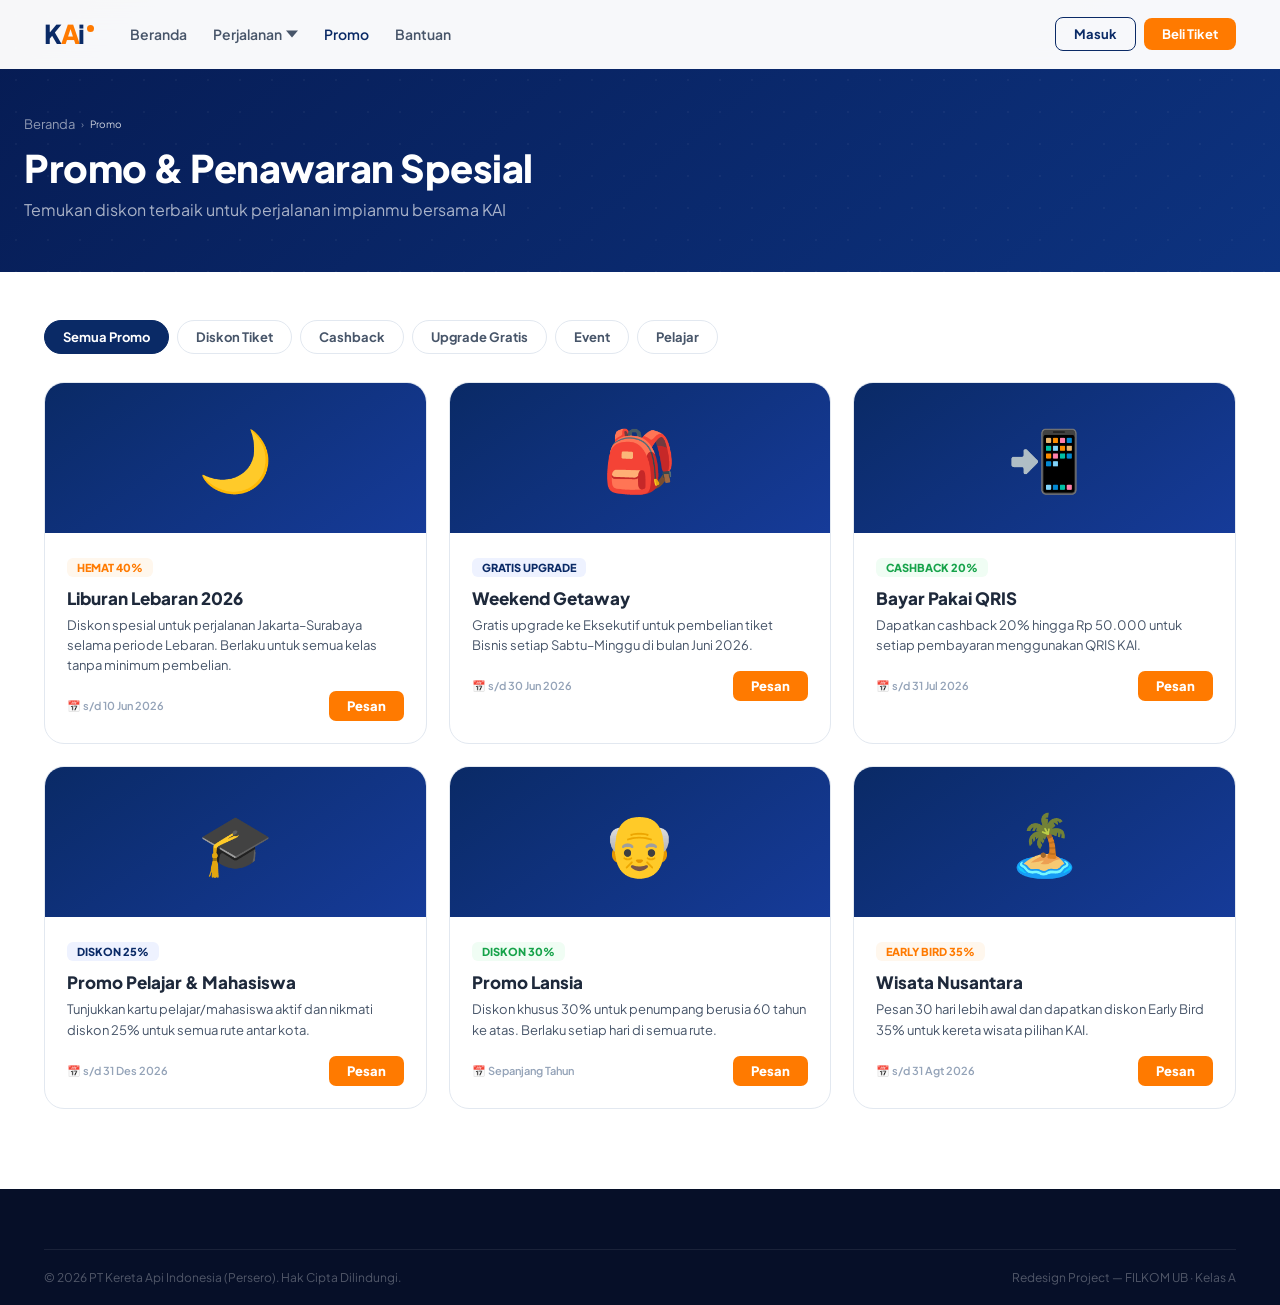
<file: promo.html>
<!DOCTYPE html>
<html lang="id">
<head>
  <meta charset="UTF-8"/>
  <meta name="viewport" content="width=device-width, initial-scale=1.0"/>
  <title>Promo — KAI</title>
  <link rel="stylesheet" href="style.css"/>
</head>
<body>

<nav class="navbar" id="navbar">
  <div class="nav-inner">
    <a href="index.html" class="nav-logo">
      <span class="logo-text">K<span class="logo-i">A</span>i</span>
      <span class="logo-dot"></span>
    </a>
    <ul class="nav-links">
      <li class="nav-item"><a href="index.html" class="nav-link">Beranda</a></li>
      <li class="nav-item">
        <a href="#" class="nav-link">Perjalanan <svg viewBox="0 0 10 6"><path d="M0 0l5 6 5-6z"/></svg></a>
        <div class="dropdown-panel">
          <a href="booking.html"><span>🎫</span> Booking Tiket</a>
          <a href="jadwal.html"><span>🗓️</span> Jadwal Kereta</a>
          <a href="tarif.html"><span>💰</span> Cek Tarif</a>
        </div>
      </li>
      <li class="nav-item"><a href="promo.html" class="nav-link active">Promo</a></li>
      <li class="nav-item"><a href="bantuan.html" class="nav-link">Bantuan</a></li>
    </ul>
    <div class="nav-actions">
      <button class="btn-masuk">Masuk</button>
      <a href="booking.html"><button class="btn-beli">Beli Tiket</button></a>
    </div>
    <button class="hamburger" id="hamburger"><span></span><span></span><span></span></button>
  </div>
</nav>
<div class="mobile-menu" id="mobileMenu">
  <a href="index.html">🏠 Beranda</a>
  <a href="booking.html">🎫 Booking Tiket</a>
  <a href="jadwal.html">🗓️ Jadwal Kereta</a>
  <div class="divider"></div>
  <a href="promo.html">🏷️ Promo</a>
  <a href="bantuan.html">🎧 Bantuan</a>
</div>

<div class="page-hero">
  <div class="page-hero-inner">
    <div class="breadcrumb">
      <a href="index.html">Beranda</a><span>›</span><span style="color:rgba(255,255,255,.8)">Promo</span>
    </div>
    <h1>Promo & Penawaran Spesial</h1>
    <p>Temukan diskon terbaik untuk perjalanan impianmu bersama KAI</p>
  </div>
</div>

<div class="promo-wrap">

  <div class="promo-filters">
    <button class="pfbtn active">Semua Promo</button>
    <button class="pfbtn">Diskon Tiket</button>
    <button class="pfbtn">Cashback</button>
    <button class="pfbtn">Upgrade Gratis</button>
    <button class="pfbtn">Event</button>
    <button class="pfbtn">Pelajar</button>
  </div>

  <div class="promo-full-grid">

    <div class="pcard-full">
      <div class="pcard-img">🌙</div>
      <div class="pcard-body">
        <span class="chip badge-eks" style="margin-bottom:10px;display:inline-block">HEMAT 40%</span>
        <h3>Liburan Lebaran 2026</h3>
        <p>Diskon spesial untuk perjalanan Jakarta–Surabaya selama periode Lebaran. Berlaku untuk semua kelas tanpa minimum pembelian.</p>
        <div class="pcard-foot">
          <span class="pexp">📅 s/d 10 Jun 2026</span>
          <a href="booking.html"><button class="btn-pilih">Pesan</button></a>
        </div>
      </div>
    </div>

    <div class="pcard-full">
      <div class="pcard-img">🎒</div>
      <div class="pcard-body">
        <span class="chip badge-bis" style="margin-bottom:10px;display:inline-block">GRATIS UPGRADE</span>
        <h3>Weekend Getaway</h3>
        <p>Gratis upgrade ke Eksekutif untuk pembelian tiket Bisnis setiap Sabtu–Minggu di bulan Juni 2026.</p>
        <div class="pcard-foot">
          <span class="pexp">📅 s/d 30 Jun 2026</span>
          <a href="booking.html"><button class="btn-pilih">Pesan</button></a>
        </div>
      </div>
    </div>

    <div class="pcard-full">
      <div class="pcard-img">📲</div>
      <div class="pcard-body">
        <span class="chip badge-eko" style="margin-bottom:10px;display:inline-block">CASHBACK 20%</span>
        <h3>Bayar Pakai QRIS</h3>
        <p>Dapatkan cashback 20% hingga Rp 50.000 untuk setiap pembayaran menggunakan QRIS KAI.</p>
        <div class="pcard-foot">
          <span class="pexp">📅 s/d 31 Jul 2026</span>
          <a href="booking.html"><button class="btn-pilih">Pesan</button></a>
        </div>
      </div>
    </div>

    <div class="pcard-full">
      <div class="pcard-img">🎓</div>
      <div class="pcard-body">
        <span class="chip badge-bis" style="margin-bottom:10px;display:inline-block">DISKON 25%</span>
        <h3>Promo Pelajar & Mahasiswa</h3>
        <p>Tunjukkan kartu pelajar/mahasiswa aktif dan nikmati diskon 25% untuk semua rute antar kota.</p>
        <div class="pcard-foot">
          <span class="pexp">📅 s/d 31 Des 2026</span>
          <a href="booking.html"><button class="btn-pilih">Pesan</button></a>
        </div>
      </div>
    </div>

    <div class="pcard-full">
      <div class="pcard-img">👴</div>
      <div class="pcard-body">
        <span class="chip badge-eko" style="margin-bottom:10px;display:inline-block">DISKON 30%</span>
        <h3>Promo Lansia</h3>
        <p>Diskon khusus 30% untuk penumpang berusia 60 tahun ke atas. Berlaku setiap hari di semua rute.</p>
        <div class="pcard-foot">
          <span class="pexp">📅 Sepanjang Tahun</span>
          <a href="booking.html"><button class="btn-pilih">Pesan</button></a>
        </div>
      </div>
    </div>

    <div class="pcard-full">
      <div class="pcard-img">🏝️</div>
      <div class="pcard-body">
        <span class="chip badge-eks" style="margin-bottom:10px;display:inline-block">EARLY BIRD 35%</span>
        <h3>Wisata Nusantara</h3>
        <p>Pesan 30 hari lebih awal dan dapatkan diskon Early Bird 35% untuk kereta wisata pilihan KAI.</p>
        <div class="pcard-foot">
          <span class="pexp">📅 s/d 31 Agt 2026</span>
          <a href="booking.html"><button class="btn-pilih">Pesan</button></a>
        </div>
      </div>
    </div>

  </div>
</div>

<footer class="footer">
  <div class="container">
    <div class="footer-bottom" style="padding:20px 0">
      <p>© 2026 PT Kereta Api Indonesia (Persero). Hak Cipta Dilindungi.</p>
      <p>Redesign Project — FILKOM UB · Kelas A</p>
    </div>
  </div>
</footer>

<script src="https://code.jquery.com/jquery-3.7.1.min.js"></script>
<script src="main.js"></script>
</body>
</html>
</file>
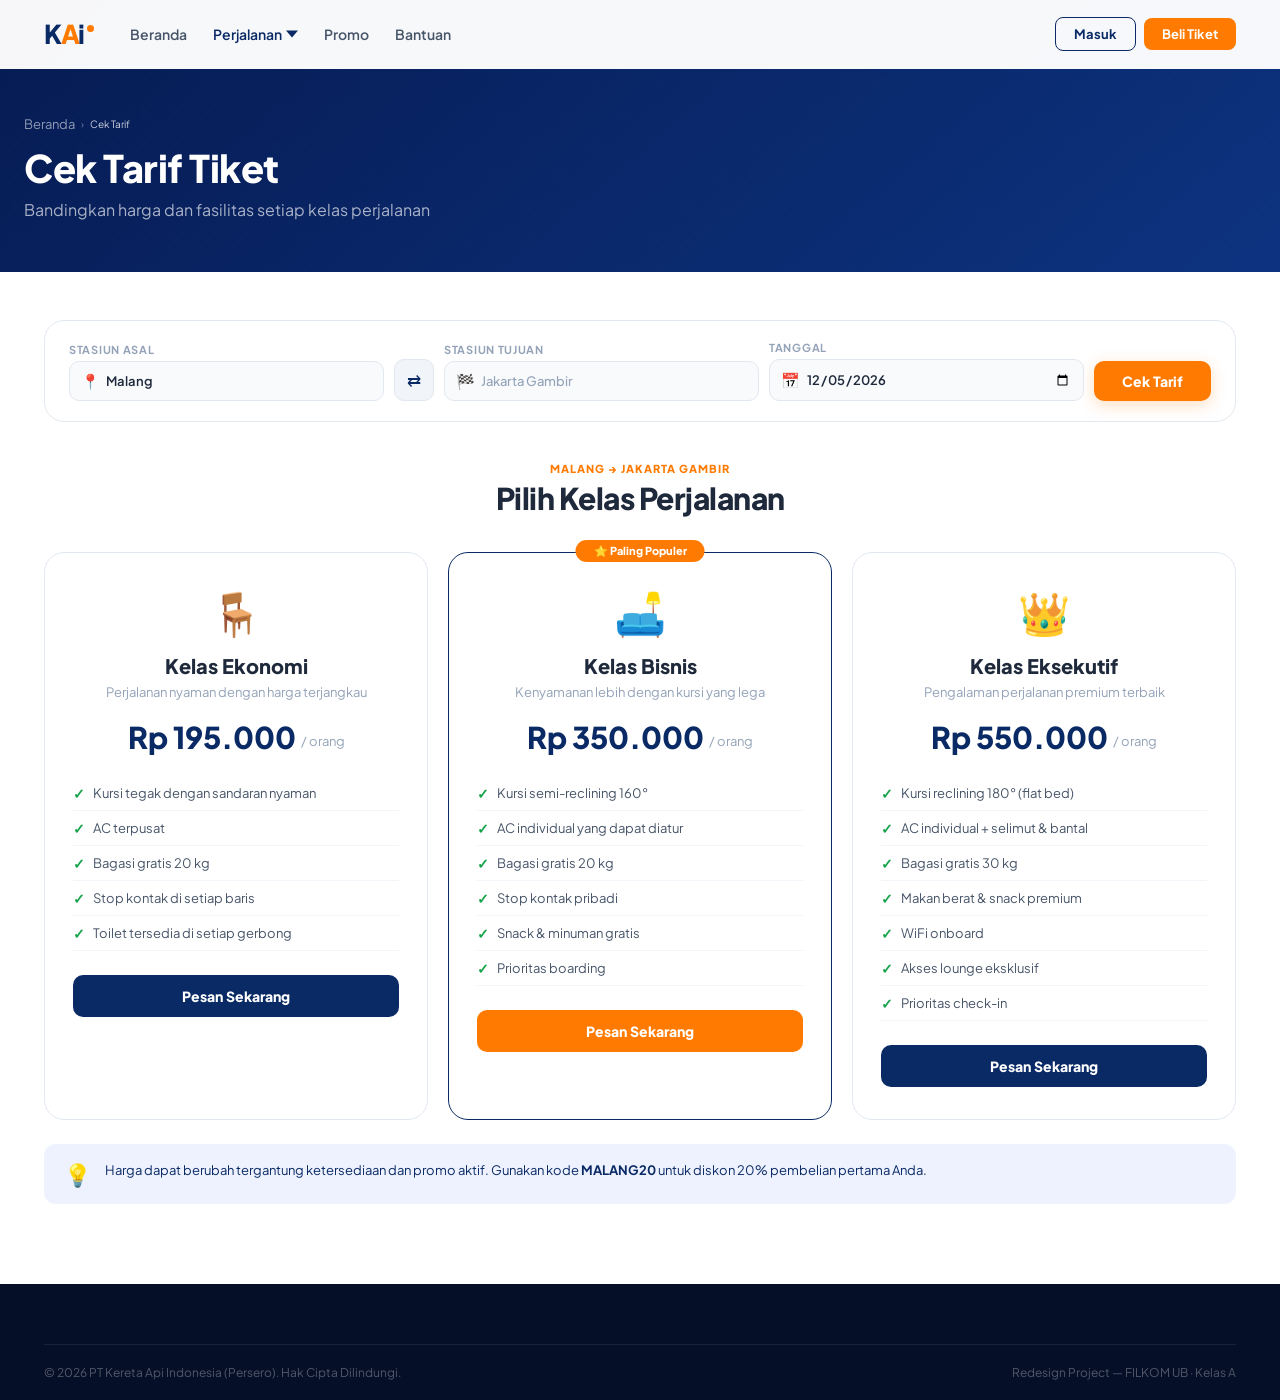
<file: tarif.html>
<!DOCTYPE html>
<html lang="id">
<head>
  <meta charset="UTF-8"/>
  <meta name="viewport" content="width=device-width, initial-scale=1.0"/>
  <title>Cek Tarif — KAI</title>
  <link rel="stylesheet" href="style.css"/>
</head>
<body>

<nav class="navbar" id="navbar">
  <div class="nav-inner">
    <a href="index.html" class="nav-logo">
      <span class="logo-text">K<span class="logo-i">A</span>i</span>
      <span class="logo-dot"></span>
    </a>
    <ul class="nav-links">
      <li class="nav-item"><a href="index.html" class="nav-link">Beranda</a></li>
      <li class="nav-item">
        <a href="#" class="nav-link active">Perjalanan <svg viewBox="0 0 10 6"><path d="M0 0l5 6 5-6z"/></svg></a>
        <div class="dropdown-panel">
          <a href="booking.html"><span>🎫</span> Booking Tiket</a>
          <a href="jadwal.html"><span>🗓️</span> Jadwal Kereta</a>
          <a href="tarif.html"><span>💰</span> Cek Tarif</a>
        </div>
      </li>
      <li class="nav-item"><a href="promo.html" class="nav-link">Promo</a></li>
      <li class="nav-item"><a href="bantuan.html" class="nav-link">Bantuan</a></li>
    </ul>
    <div class="nav-actions">
      <button class="btn-masuk">Masuk</button>
      <a href="booking.html"><button class="btn-beli">Beli Tiket</button></a>
    </div>
    <button class="hamburger" id="hamburger"><span></span><span></span><span></span></button>
  </div>
</nav>
<div class="mobile-menu" id="mobileMenu">
  <a href="index.html">🏠 Beranda</a>
  <a href="booking.html">🎫 Booking Tiket</a>
  <a href="jadwal.html">🗓️ Jadwal Kereta</a>
  <a href="tarif.html">💰 Cek Tarif</a>
  <div class="divider"></div>
  <a href="promo.html">🏷️ Promo</a>
  <a href="bantuan.html">🎧 Bantuan</a>
</div>

<div class="page-hero">
  <div class="page-hero-inner">
    <div class="breadcrumb">
      <a href="index.html">Beranda</a><span>›</span><span style="color:rgba(255,255,255,.8)">Cek Tarif</span>
    </div>
    <h1>Cek Tarif Tiket</h1>
    <p>Bandingkan harga dan fasilitas setiap kelas perjalanan</p>
  </div>
</div>

<div class="tarif-wrap">

  <!-- Search filter -->
  <div class="filter-strip" style="margin-bottom:40px">
    <div class="filter-form">
      <div class="sfield">
        <label>Stasiun Asal</label>
        <div class="sinput-wrap">
          <span class="sicon">📍</span>
          <input type="text" value="Malang"/>
        </div>
      </div>
      <button class="swap-btn">⇄</button>
      <div class="sfield">
        <label>Stasiun Tujuan</label>
        <div class="sinput-wrap">
          <span class="sicon">🏁</span>
          <input type="text" placeholder="Jakarta Gambir"/>
        </div>
      </div>
      <div class="sfield">
        <label>Tanggal</label>
        <div class="sinput-wrap">
          <span class="sicon">📅</span>
          <input type="date"/>
        </div>
      </div>
      <button class="btn-cari" style="align-self:flex-end">Cek Tarif</button>
    </div>
  </div>

  <div style="text-align:center;margin-bottom:36px">
    <span class="sec-label">Malang → Jakarta Gambir</span>
    <h2 class="sec-title">Pilih Kelas Perjalanan</h2>
  </div>

  <div class="tarif-grid">

    <div class="kcard">
      <div class="kicon">🪑</div>
      <h3>Kelas Ekonomi</h3>
      <p class="kdesc">Perjalanan nyaman dengan harga terjangkau</p>
      <div class="kprice">Rp 195.000 <sub>/ orang</sub></div>
      <ul class="kfeatures">
        <li>Kursi tegak dengan sandaran nyaman</li>
        <li>AC terpusat</li>
        <li>Bagasi gratis 20 kg</li>
        <li>Stop kontak di setiap baris</li>
        <li>Toilet tersedia di setiap gerbong</li>
      </ul>
      <a href="booking.html"><button class="btn-pesan">Pesan Sekarang</button></a>
    </div>

    <div class="kcard highlight">
      <div class="rec">⭐ Paling Populer</div>
      <div class="kicon">🛋️</div>
      <h3>Kelas Bisnis</h3>
      <p class="kdesc">Kenyamanan lebih dengan kursi yang lega</p>
      <div class="kprice">Rp 350.000 <sub>/ orang</sub></div>
      <ul class="kfeatures">
        <li>Kursi semi-reclining 160°</li>
        <li>AC individual yang dapat diatur</li>
        <li>Bagasi gratis 20 kg</li>
        <li>Stop kontak pribadi</li>
        <li>Snack & minuman gratis</li>
        <li>Prioritas boarding</li>
      </ul>
      <a href="booking.html"><button class="btn-pesan">Pesan Sekarang</button></a>
    </div>

    <div class="kcard">
      <div class="kicon">👑</div>
      <h3>Kelas Eksekutif</h3>
      <p class="kdesc">Pengalaman perjalanan premium terbaik</p>
      <div class="kprice">Rp 550.000 <sub>/ orang</sub></div>
      <ul class="kfeatures">
        <li>Kursi reclining 180° (flat bed)</li>
        <li>AC individual + selimut & bantal</li>
        <li>Bagasi gratis 30 kg</li>
        <li>Makan berat & snack premium</li>
        <li>WiFi onboard</li>
        <li>Akses lounge eksklusif</li>
        <li>Prioritas check-in</li>
      </ul>
      <a href="booking.html"><button class="btn-pesan">Pesan Sekarang</button></a>
    </div>

  </div>

  <div class="tip-box">
    <span style="font-size:22px">💡</span>
    <p>Harga dapat berubah tergantung ketersediaan dan promo aktif. Gunakan kode <strong>MALANG20</strong> untuk diskon 20% pembelian pertama Anda.</p>
  </div>

</div>

<footer class="footer">
  <div class="container">
    <div class="footer-bottom" style="padding:20px 0">
      <p>© 2026 PT Kereta Api Indonesia (Persero). Hak Cipta Dilindungi.</p>
      <p>Redesign Project — FILKOM UB · Kelas A</p>
    </div>
  </div>
</footer>

<script src="https://code.jquery.com/jquery-3.7.1.min.js"></script>
<script src="main.js"></script>
</body>
</html>
</file>
<file: style.css>
/* ================================================================
   KAI REDESIGN — Design System
   Primary: #0A2A66 | Accent: #FF7A00
   Font: Plus Jakarta Sans
   ================================================================ */

@import url('https://fonts.googleapis.com/css2?family=Plus+Jakarta+Sans:wght@400;500;600;700;800&display=swap');

*, *::before, *::after { box-sizing: border-box; margin: 0; padding: 0; }

:root {
  --blue:        #0A2A66;
  --blue-hover:  #0d3380;
  --blue-light:  #EEF2FF;
  --blue-mid:    #1a3f8f;
  --orange:      #FF7A00;
  --orange-hover:#e06900;
  --orange-light:#FFF7ED;
  --white:       #FFFFFF;
  --gray-50:     #F8FAFC;
  --gray-100:    #F1F5F9;
  --gray-200:    #E2E8F0;
  --gray-400:    #94A3B8;
  --gray-600:    #475569;
  --gray-800:    #1E293B;
  --green:       #16a34a;
  --red:         #dc2626;

  --font: 'Plus Jakarta Sans', sans-serif;
  --radius:    12px;
  --radius-lg: 20px;
  --shadow-sm: 0 1px 3px rgba(0,0,0,.07);
  --shadow-md: 0 4px 16px rgba(0,0,0,.10);
  --shadow-lg: 0 8px 32px rgba(0,0,0,.14);
  --shadow-xl: 0 20px 60px rgba(0,0,0,.18);
  --transition: .22s cubic-bezier(.4,0,.2,1);
}

html { scroll-behavior: smooth; }
body { font-family: var(--font); color: var(--gray-800); background: #fff; overflow-x: hidden; -webkit-font-smoothing: antialiased; }
a { text-decoration: none; color: inherit; }
ul { list-style: none; }
button { cursor: pointer; font-family: var(--font); }
input, select { font-family: var(--font); }

.container { max-width: 1240px; margin: 0 auto; padding: 0 24px; }

/* ================================================================
   NAVBAR
   ================================================================ */
.navbar {
  position: fixed; top: 0; left: 0; right: 0; z-index: 1000;
  background: rgba(255,255,255,.97);
  backdrop-filter: blur(16px); -webkit-backdrop-filter: blur(16px);
  border-bottom: 1px solid transparent;
  transition: border-color var(--transition), box-shadow var(--transition);
}
.navbar.scrolled {
  border-color: var(--gray-200);
  box-shadow: 0 2px 20px rgba(0,0,0,.08);
}
.nav-inner {
  max-width: 1240px; margin: 0 auto; padding: 0 24px;
  height: 68px; display: flex; align-items: center; gap: 8px;
}
.nav-logo {
  display: flex; align-items: center; gap: 3px; margin-right: 16px; flex-shrink: 0;
}
.logo-text {
  font-size: 26px; font-weight: 800; letter-spacing: -1.5px; color: var(--blue);
  line-height: 1;
}
.logo-i { color: var(--orange); }
.logo-dot {
  width: 7px; height: 7px; border-radius: 50%;
  background: var(--orange); margin-bottom: 12px; flex-shrink: 0;
}
.nav-links { display: flex; align-items: center; gap: 2px; flex: 1; }
.nav-item { position: relative; }
.nav-link {
  display: flex; align-items: center; gap: 4px;
  padding: 7px 12px; border-radius: 8px;
  font-size: 14px; font-weight: 600; color: var(--gray-600);
  transition: all var(--transition); white-space: nowrap;
}
.nav-link:hover { color: var(--blue); background: var(--blue-light); }
.nav-link.active { color: var(--blue); }
.nav-link svg { width: 12px; height: 12px; fill: currentColor; transition: transform var(--transition); }
.nav-item:hover .nav-link svg { transform: rotate(180deg); }

/* Dropdown */
.dropdown-panel {
  position: absolute; top: calc(100% + 12px); left: 0;
  background: #fff; border: 1px solid var(--gray-200);
  border-radius: var(--radius-lg); box-shadow: var(--shadow-xl);
  padding: 8px; min-width: 200px;
  opacity: 0; visibility: hidden;
  transform: translateY(-8px) scale(.97);
  transform-origin: top left;
  transition: all var(--transition); z-index: 200;
}
.nav-item:hover .dropdown-panel { opacity: 1; visibility: visible; transform: none; }
.dropdown-panel a {
  display: flex; align-items: center; gap: 10px;
  padding: 10px 14px; border-radius: 8px; font-size: 14px;
  font-weight: 500; color: var(--gray-600); transition: all .15s;
}
.dropdown-panel a:hover { background: var(--gray-50); color: var(--blue); }
.dropdown-panel a span { font-size: 16px; }

.nav-actions { display: flex; align-items: center; gap: 8px; margin-left: auto; }
.btn-masuk {
  padding: 8px 18px; font-size: 13px; font-weight: 700;
  color: var(--blue); border: 1.5px solid var(--blue);
  border-radius: 8px; background: none; transition: all var(--transition);
}
.btn-masuk:hover { background: var(--blue); color: #fff; }
.btn-beli {
  padding: 8px 18px; font-size: 13px; font-weight: 700;
  background: var(--orange); color: #fff; border: none;
  border-radius: 8px; transition: all var(--transition);
}
.btn-beli:hover { background: var(--orange-hover); transform: translateY(-1px); box-shadow: 0 4px 12px rgba(255,122,0,.3); }

/* Hamburger */
.hamburger {
  display: none; flex-direction: column; justify-content: center;
  gap: 5px; background: none; border: none; padding: 8px; margin-left: auto;
}
.hamburger span {
  display: block; width: 22px; height: 2px;
  background: var(--gray-800); border-radius: 2px; transition: var(--transition);
}
.hamburger.open span:nth-child(1) { transform: rotate(45deg) translate(5px,5px); }
.hamburger.open span:nth-child(2) { opacity: 0; }
.hamburger.open span:nth-child(3) { transform: rotate(-45deg) translate(5px,-5px); }

/* Mobile nav */
.mobile-menu {
  display: none; flex-direction: column; gap: 2px;
  position: fixed; top: 68px; left: 0; right: 0;
  background: #fff; border-bottom: 1px solid var(--gray-200);
  padding: 12px 24px 20px; box-shadow: var(--shadow-lg); z-index: 999;
}
.mobile-menu.open { display: flex; }
.mobile-menu a {
  padding: 11px 14px; border-radius: 8px; font-size: 15px;
  font-weight: 600; color: var(--gray-600); transition: all .15s;
}
.mobile-menu a:hover { background: var(--gray-50); color: var(--blue); }
.mobile-menu .divider { height: 1px; background: var(--gray-100); margin: 8px 0; }
.mobile-menu .btn-beli { display: block; text-align: center; padding: 12px; border-radius: 10px; margin-top: 4px; }


/* ================================================================
   HERO — Homepage
   ================================================================ */
.hero {
  min-height: 100vh; position: relative; overflow: hidden;
  display: flex; align-items: center;
  padding: 100px 24px 64px;
}
.hero-bg {
  position: absolute; inset: 0;
  background: linear-gradient(140deg, #061b52 0%, #0d2f80 50%, #0a2a66 100%);
}
.hero-dots {
  position: absolute; inset: 0; opacity: .045;
  background-image: radial-gradient(circle, #fff 1.5px, transparent 1.5px);
  background-size: 36px 36px;
}
.hero-glow {
  position: absolute; top: -20%; right: -10%;
  width: 700px; height: 700px; border-radius: 50%;
  background: radial-gradient(circle, rgba(255,122,0,.18) 0%, transparent 65%);
  pointer-events: none;
}
.hero-glow-2 {
  position: absolute; bottom: -15%; left: -5%;
  width: 500px; height: 500px; border-radius: 50%;
  background: radial-gradient(circle, rgba(255,255,255,.06) 0%, transparent 65%);
  pointer-events: none;
}

.hero-body {
  position: relative; z-index: 2;
  max-width: 1240px; margin: 0 auto; width: 100%;
}
.hero-eyebrow {
  display: inline-flex; align-items: center; gap: 8px;
  padding: 6px 14px; border-radius: 100px;
  border: 1px solid rgba(255,122,0,.35);
  background: rgba(255,122,0,.1);
  font-size: 12px; font-weight: 700; color: #FFAD5C;
  letter-spacing: .6px; text-transform: uppercase;
  margin-bottom: 22px;
  animation: fadeUp .5s ease both;
}
.hero-eyebrow span { font-size: 14px; }

.hero-title {
  font-size: clamp(38px, 5.5vw, 68px); font-weight: 800;
  color: #fff; line-height: 1.08; letter-spacing: -2px;
  margin-bottom: 18px;
  animation: fadeUp .55s .1s ease both;
}
.hero-title em { font-style: normal; color: var(--orange); }

.hero-sub {
  font-size: 17px; color: rgba(255,255,255,.68); max-width: 500px;
  line-height: 1.65; margin-bottom: 40px;
  animation: fadeUp .55s .2s ease both;
}

/* Search card */
.search-card {
  background: #fff; border-radius: var(--radius-lg);
  padding: 24px 28px 28px; max-width: 920px;
  box-shadow: 0 24px 64px rgba(0,0,0,.28);
  animation: fadeUp .6s .3s ease both;
}
.search-tabs { display: flex; gap: 6px; margin-bottom: 20px; }
.stab {
  padding: 7px 18px; border-radius: 8px;
  border: 1.5px solid var(--gray-200);
  background: none; font-size: 13px; font-weight: 700;
  color: var(--gray-400); transition: all var(--transition);
}
.stab.active { background: var(--blue); color: #fff; border-color: var(--blue); }
.stab:hover:not(.active) { border-color: var(--blue); color: var(--blue); }

.sform {
  display: grid;
  grid-template-columns: 1fr auto 1fr 1fr 1fr auto;
  gap: 10px; align-items: flex-end;
}
.sfield { display: flex; flex-direction: column; gap: 5px; }
.sfield label {
  font-size: 11px; font-weight: 700; color: var(--gray-400);
  text-transform: uppercase; letter-spacing: .7px;
}
.sinput-wrap { position: relative; display: flex; align-items: center; }
.sinput-wrap .sicon { position: absolute; left: 12px; font-size: 15px; pointer-events: none; }
.sinput-wrap input, .sinput-wrap select {
  width: 100%; padding: 11px 12px 11px 36px;
  border: 1.5px solid var(--gray-200); border-radius: 10px;
  font-size: 13px; font-weight: 600; color: var(--gray-800);
  background: var(--gray-50); transition: all var(--transition);
  -webkit-appearance: none;
}
.sinput-wrap input:focus, .sinput-wrap select:focus {
  outline: none; border-color: var(--blue); background: #fff;
  box-shadow: 0 0 0 3px rgba(10,42,102,.09);
}
.sinput-wrap input::placeholder { color: var(--gray-400); font-weight: 500; }

.swap-btn {
  align-self: flex-end; width: 40px; height: 42px;
  background: var(--gray-100); border: 1.5px solid var(--gray-200);
  border-radius: 10px; font-size: 17px; color: var(--blue);
  transition: all var(--transition); display: flex; align-items: center; justify-content: center;
}
.swap-btn:hover { background: var(--blue-light); transform: rotate(90deg); }

.btn-cari {
  align-self: flex-end; padding: 11px 28px;
  background: var(--orange); color: #fff; border: none;
  border-radius: 10px; font-size: 14px; font-weight: 800;
  transition: all var(--transition); white-space: nowrap;
  box-shadow: 0 4px 16px rgba(255,122,0,.25);
}
.btn-cari:hover { background: var(--orange-hover); transform: translateY(-2px); box-shadow: 0 8px 24px rgba(255,122,0,.35); }

/* Hero stats */
.hero-stats {
  display: flex; gap: 32px; margin-top: 32px;
  animation: fadeUp .6s .45s ease both;
}
.hero-stat {}
.hero-stat strong { display: block; font-size: 22px; font-weight: 800; color: #fff; }
.hero-stat span { font-size: 12px; color: rgba(255,255,255,.55); font-weight: 500; }


/* ================================================================
   LAYANAN CEPAT
   ================================================================ */
.quick-bar {
  border-top: 1px solid var(--gray-200);
  border-bottom: 1px solid var(--gray-200);
  background: #fff;
}
.quick-row {
  max-width: 1240px; margin: 0 auto;
  display: grid; grid-template-columns: repeat(6, 1fr);
}
.qcard {
  display: flex; align-items: center; gap: 12px;
  padding: 18px 16px; border-right: 1px solid var(--gray-100);
  transition: background var(--transition); cursor: pointer;
}
.qcard:last-child { border-right: none; }
.qcard:hover { background: var(--gray-50); }
.qicon {
  width: 42px; height: 42px; border-radius: 10px;
  display: flex; align-items: center; justify-content: center;
  font-size: 19px; flex-shrink: 0;
}
.qcard h4 { font-size: 13px; font-weight: 700; color: var(--gray-800); margin-bottom: 1px; }
.qcard p { font-size: 11px; color: var(--gray-400); }


/* ================================================================
   SECTIONS — shared
   ================================================================ */
.sec { padding: 80px 0; }
.sec-bg { background: var(--gray-50); }
.sec-head {
  display: flex; align-items: flex-end;
  justify-content: space-between; margin-bottom: 36px;
  flex-wrap: wrap; gap: 16px;
}
.sec-label {
  font-size: 11px; font-weight: 800; color: var(--orange);
  text-transform: uppercase; letter-spacing: 1px;
  margin-bottom: 6px; display: block;
}
.sec-title {
  font-size: 30px; font-weight: 800; color: var(--gray-800);
  line-height: 1.15; letter-spacing: -.5px;
}
.btn-lihat {
  padding: 9px 18px; border: 1.5px solid var(--gray-200);
  border-radius: 8px; font-size: 13px; font-weight: 700;
  color: var(--gray-600); transition: all var(--transition);
  white-space: nowrap; background: none;
}
.btn-lihat:hover { border-color: var(--blue); color: var(--blue); background: var(--blue-light); }


/* ================================================================
   PROMO SECTION
   ================================================================ */
.promo-grid {
  display: grid;
  grid-template-columns: 1.35fr 1fr 1fr;
  gap: 18px;
}
.pcard {
  border-radius: var(--radius-lg); padding: 28px;
  position: relative; overflow: hidden;
  transition: transform var(--transition), box-shadow var(--transition);
  border: 1px solid var(--gray-200);
  background: #fff;
}
.pcard:hover { transform: translateY(-4px); box-shadow: var(--shadow-lg); }
.pcard.feat {
  background: linear-gradient(145deg, var(--blue) 0%, #1040a0 100%);
  border-color: transparent;
}
.pbadge {
  display: inline-block; padding: 4px 10px; border-radius: 6px;
  font-size: 11px; font-weight: 800; letter-spacing: .4px;
  background: var(--orange); color: #fff; margin-bottom: 14px;
}
.pcard.feat .pbadge { background: rgba(255,255,255,.2); color: #fff; }
.pcard h3 { font-size: 20px; font-weight: 800; margin-bottom: 8px; color: var(--gray-800); }
.pcard.feat h3 { color: #fff; }
.pcard p { font-size: 13px; color: var(--gray-600); line-height: 1.55; margin-bottom: 16px; }
.pcard.feat p { color: rgba(255,255,255,.72); }
.pcard .old-price { font-size: 13px; text-decoration: line-through; color: rgba(255,255,255,.4); }
.pcard .new-price { font-size: 26px; font-weight: 800; color: #fff; }
.pcard-emo {
  position: absolute; right: 18px; bottom: 14px;
  font-size: 60px; opacity: .12; line-height: 1; pointer-events: none;
}
.btn-promo {
  display: inline-block; padding: 10px 20px;
  background: var(--orange); color: #fff; border: none;
  border-radius: 8px; font-size: 13px; font-weight: 800;
  transition: all var(--transition);
}
.btn-promo:hover { background: var(--orange-hover); }
.btn-promo.sec { background: var(--blue); }
.btn-promo.sec:hover { background: var(--blue-hover); }


/* ================================================================
   INFO PERJALANAN
   ================================================================ */
.info-grid { display: grid; grid-template-columns: repeat(4,1fr); gap: 18px; }
.icard {
  padding: 24px; border-radius: var(--radius);
  border: 1.5px solid var(--gray-200);
  transition: all var(--transition);
}
.icard:hover { border-color: var(--blue); box-shadow: var(--shadow-md); }
.icard-icon { font-size: 28px; margin-bottom: 14px; }
.icard h4 { font-size: 15px; font-weight: 700; margin-bottom: 8px; color: var(--gray-800); }
.icard p { font-size: 13px; color: var(--gray-600); line-height: 1.55; margin-bottom: 12px; }
.icard a { font-size: 13px; font-weight: 700; color: var(--blue); }
.icard a:hover { color: var(--orange); }


/* ================================================================
   BERITA & EVENT
   ================================================================ */
.berita-grid {
  display: grid;
  grid-template-columns: 1.45fr 1fr;
  gap: 18px;
}
.bcard {
  border-radius: var(--radius); overflow: hidden;
  border: 1px solid var(--gray-200);
  background: var(--gray-50);
  transition: box-shadow var(--transition);
  cursor: pointer;
}
.bcard:hover { box-shadow: var(--shadow-md); }
.bcard.big { display: flex; flex-direction: column; }
.bcard:not(.big) {
  display: flex; align-items: center; padding: 18px 20px; gap: 16px;
}
.bcard-img {
  height: 220px;
  background: linear-gradient(145deg, var(--blue) 0%, #163b99 100%);
  display: flex; align-items: center; justify-content: center;
  font-size: 72px; flex-shrink: 0;
}
.bcard-body { padding: 20px; flex: 1; }
.bcard:not(.big) .bcard-body { padding: 0; }
.btag {
  display: inline-block; padding: 3px 9px; border-radius: 5px;
  font-size: 10px; font-weight: 800; text-transform: uppercase; letter-spacing: .5px;
  background: var(--orange-light); color: var(--orange); margin-bottom: 8px;
}
.bcard h3 { font-size: 17px; font-weight: 700; line-height: 1.4; margin-bottom: 8px; color: var(--gray-800); }
.bcard h4 { font-size: 13px; font-weight: 700; line-height: 1.45; margin-bottom: 6px; color: var(--gray-800); }
.bcard p { font-size: 13px; color: var(--gray-600); line-height: 1.5; margin-bottom: 10px; }
.bdate { font-size: 11px; color: var(--gray-400); font-weight: 600; }
.bright-icon { font-size: 28px; flex-shrink: 0; }


/* ================================================================
   ABOUT STRIP
   ================================================================ */
.about-strip {
  background: linear-gradient(135deg, var(--blue) 0%, #0d3380 100%);
  padding: 64px 0;
}
.about-inner {
  display: flex; align-items: center; gap: 64px;
  flex-wrap: wrap;
}
.about-text { flex: 1; min-width: 260px; }
.about-text h2 { font-size: 28px; font-weight: 800; color: #fff; margin-bottom: 12px; }
.about-text p { font-size: 15px; color: rgba(255,255,255,.7); line-height: 1.6; }
.about-stats { display: flex; gap: 40px; flex-wrap: wrap; }
.ast { text-align: center; }
.ast strong { display: block; font-size: 32px; font-weight: 800; color: #fff; }
.ast span { font-size: 12px; color: rgba(255,255,255,.55); font-weight: 600; }


/* ================================================================
   FOOTER
   ================================================================ */
.footer { background: #060f28; color: rgba(255,255,255,.7); padding: 60px 0 0; }
.footer-grid {
  display: grid;
  grid-template-columns: 2fr repeat(4, 1fr);
  gap: 40px; margin-bottom: 48px;
}
.footer-brand .flogo { font-size: 30px; font-weight: 800; color: #fff; letter-spacing: -1px; margin-bottom: 14px; }
.footer-brand .flogo em { font-style: normal; color: var(--orange); }
.footer-brand p { font-size: 13px; line-height: 1.65; margin-bottom: 20px; }
.socials { display: flex; gap: 8px; }
.soc-btn {
  width: 34px; height: 34px; background: rgba(255,255,255,.08);
  border-radius: 8px; display: flex; align-items: center;
  justify-content: center; font-size: 14px; transition: all var(--transition);
  border: 1px solid rgba(255,255,255,.1);
}
.soc-btn:hover { background: var(--orange); border-color: var(--orange); }
.footer-col h5 {
  font-size: 11px; font-weight: 800; color: #fff;
  text-transform: uppercase; letter-spacing: 1px; margin-bottom: 16px;
}
.footer-col a {
  display: block; font-size: 13px; color: rgba(255,255,255,.55);
  margin-bottom: 10px; transition: color var(--transition);
}
.footer-col a:hover { color: #fff; }
.footer-bottom {
  border-top: 1px solid rgba(255,255,255,.08);
  padding: 20px 0; display: flex;
  justify-content: space-between; align-items: center;
  flex-wrap: wrap; gap: 8px;
}
.footer-bottom p { font-size: 12px; color: rgba(255,255,255,.3); }


/* ================================================================
   PAGE HERO (inner pages)
   ================================================================ */
.page-hero {
  background: linear-gradient(140deg, #061b52 0%, #0d3380 100%);
  padding: 116px 24px 52px; position: relative; overflow: hidden;
}
.page-hero::before {
  content: ''; position: absolute; inset: 0;
  background-image: radial-gradient(circle, rgba(255,255,255,.04) 1.5px, transparent 1.5px);
  background-size: 32px 32px;
}
.page-hero-inner { max-width: 1240px; margin: 0 auto; position: relative; z-index: 1; }
.page-hero h1 { font-size: 38px; font-weight: 800; color: #fff; margin-bottom: 8px; letter-spacing: -.5px; }
.page-hero p { font-size: 16px; color: rgba(255,255,255,.65); }
.breadcrumb { display: flex; align-items: center; gap: 6px; font-size: 13px; color: rgba(255,255,255,.45); margin-bottom: 12px; }
.breadcrumb a { color: rgba(255,255,255,.55); } .breadcrumb a:hover { color: #fff; }
.breadcrumb span { font-size: 10px; }


/* ================================================================
   BOOKING PAGE
   ================================================================ */
.booking-wrap { max-width: 1240px; margin: 0 auto; padding: 48px 24px 80px; display: grid; grid-template-columns: 1fr 340px; gap: 28px; align-items: start; }

/* Steps */
.steps { display: flex; margin-bottom: 28px; border-radius: var(--radius); overflow: hidden; border: 1px solid var(--gray-200); }
.step-item {
  flex: 1; padding: 14px 16px; background: var(--gray-50);
  display: flex; align-items: center; gap: 10px; font-size: 13px; font-weight: 600; color: var(--gray-400);
  border-right: 1px solid var(--gray-200);
}
.step-item:last-child { border-right: none; }
.step-item.active { background: #fff; color: var(--blue); }
.step-item.done { background: #fff; color: var(--green); }
.step-num {
  width: 26px; height: 26px; border-radius: 50%;
  background: var(--gray-200); color: var(--gray-400);
  font-size: 12px; font-weight: 800;
  display: flex; align-items: center; justify-content: center; flex-shrink: 0;
}
.step-item.active .step-num { background: var(--blue); color: #fff; }
.step-item.done .step-num { background: var(--green); color: #fff; }

/* Filter strip */
.filter-strip {
  background: #fff; border: 1.5px solid var(--gray-200);
  border-radius: var(--radius-lg); padding: 20px 24px; margin-bottom: 20px;
}
.filter-form {
  display: grid; grid-template-columns: 1fr auto 1fr 1fr auto;
  gap: 10px; align-items: flex-end;
}

/* Train list */
.train-list { display: flex; flex-direction: column; gap: 12px; }
.tcard {
  background: #fff; border: 1.5px solid var(--gray-200);
  border-radius: var(--radius); padding: 18px 20px;
  display: grid; grid-template-columns: 1fr auto 1fr auto;
  align-items: center; gap: 16px;
  transition: all var(--transition); cursor: pointer;
}
.tcard:hover { border-color: var(--blue); box-shadow: var(--shadow-md); }
.tcard.picked { border-color: var(--blue); background: var(--blue-light); }
.tname { font-weight: 700; font-size: 15px; color: var(--gray-800); margin-bottom: 3px; }
.tcode { font-size: 12px; color: var(--gray-400); }
.ttime { font-size: 22px; font-weight: 800; color: var(--gray-800); letter-spacing: -.5px; }
.tstation { font-size: 12px; color: var(--gray-400); }
.tdur {
  text-align: center; padding: 0 12px; position: relative;
}
.tdur::before {
  content: ''; position: absolute; top: 50%; left: 0; right: 0;
  height: 1.5px; background: var(--gray-200); z-index: 0;
}
.tdur span {
  position: relative; z-index: 1; background: var(--gray-50);
  font-size: 12px; color: var(--gray-400); font-weight: 600; padding: 0 6px;
}
.tcard.picked .tdur span { background: var(--blue-light); }
.tkelas-badge {
  display: inline-block; padding: 2px 8px; border-radius: 5px;
  font-size: 10px; font-weight: 800; margin-bottom: 6px;
}
.eks { background: var(--orange-light); color: var(--orange); }
.bis { background: var(--blue-light); color: var(--blue); }
.eko { background: #f0fdf4; color: var(--green); }
.tprice { font-size: 19px; font-weight: 800; color: var(--blue); margin-bottom: 8px; }
.btn-pilih {
  padding: 7px 18px; background: var(--orange); color: #fff;
  border: none; border-radius: 7px; font-size: 13px; font-weight: 800;
  transition: all var(--transition);
}
.btn-pilih:hover { background: var(--orange-hover); }
.tcard.picked .btn-pilih { background: var(--blue); }

/* Booking summary card */
.summary-card {
  background: #fff; border: 1.5px solid var(--gray-200);
  border-radius: var(--radius-lg); padding: 24px; position: sticky; top: 88px;
}
.summary-card h3 { font-size: 17px; font-weight: 800; margin-bottom: 20px; }
.sum-row { display: flex; justify-content: space-between; padding: 10px 0; border-bottom: 1px solid var(--gray-100); font-size: 13px; }
.sum-row:last-of-type { border: none; }
.sum-row .lbl { color: var(--gray-600); }
.sum-row .val { font-weight: 700; }
.sum-total {
  display: flex; justify-content: space-between; align-items: center;
  padding: 16px 0; border-top: 2px solid var(--gray-200); margin-top: 4px;
}
.sum-total .lbl { font-weight: 800; font-size: 15px; }
.sum-total .val { font-size: 22px; font-weight: 800; color: var(--blue); }
.btn-lanjut {
  width: 100%; padding: 14px; margin-top: 16px;
  background: var(--orange); color: #fff; border: none;
  border-radius: 10px; font-size: 15px; font-weight: 800;
  transition: all var(--transition);
}
.btn-lanjut:hover { background: var(--orange-hover); transform: translateY(-1px); box-shadow: 0 6px 20px rgba(255,122,0,.3); }
.secure-note { text-align: center; margin-top: 12px; font-size: 12px; color: var(--gray-400); }


/* ================================================================
   JADWAL PAGE
   ================================================================ */
.jadwal-wrap { max-width: 1240px; margin: 0 auto; padding: 48px 24px 80px; }
.jadwal-table-wrap {
  background: #fff; border-radius: var(--radius-lg);
  border: 1.5px solid var(--gray-200); overflow: hidden;
}
.jtable { width: 100%; border-collapse: collapse; }
.jtable thead th {
  background: var(--blue); color: #fff;
  padding: 13px 18px; font-size: 12px; font-weight: 700;
  text-align: left; letter-spacing: .4px;
}
.jtable tbody td { padding: 15px 18px; font-size: 13px; border-bottom: 1px solid var(--gray-100); vertical-align: middle; }
.jtable tbody tr:last-child td { border-bottom: none; }
.jtable tbody tr:hover td { background: var(--gray-50); }
.jname { font-weight: 700; font-size: 14px; }
.jcode { font-size: 11px; color: var(--gray-400); }
.jtime { font-weight: 800; font-size: 15px; }
.status-ok { color: var(--green); font-weight: 700; font-size: 12px; }
.status-late { color: var(--red); font-weight: 700; font-size: 12px; }


/* ================================================================
   TARIF PAGE
   ================================================================ */
.tarif-wrap { max-width: 1240px; margin: 0 auto; padding: 48px 24px 80px; }
.tarif-grid { display: grid; grid-template-columns: repeat(3,1fr); gap: 20px; }
.kcard {
  border: 1.5px solid var(--gray-200); border-radius: var(--radius-lg);
  padding: 32px 28px; text-align: center; position: relative;
  transition: all var(--transition);
}
.kcard:hover { box-shadow: var(--shadow-lg); transform: translateY(-4px); }
.kcard.highlight { border-color: var(--blue); }
.kcard .rec {
  position: absolute; top: -13px; left: 50%; transform: translateX(-50%);
  background: var(--orange); color: #fff; padding: 4px 18px;
  border-radius: 100px; font-size: 11px; font-weight: 800; white-space: nowrap;
}
.kcard .kicon { font-size: 42px; margin-bottom: 14px; }
.kcard h3 { font-size: 20px; font-weight: 800; margin-bottom: 6px; }
.kcard .kdesc { font-size: 13px; color: var(--gray-400); margin-bottom: 18px; }
.kcard .kprice { font-size: 30px; font-weight: 800; color: var(--blue); margin-bottom: 4px; }
.kcard .kprice sub { font-size: 13px; color: var(--gray-400); font-weight: 400; vertical-align: middle; }
.kfeatures { text-align: left; margin: 20px 0 24px; }
.kfeatures li {
  padding: 8px 0; font-size: 13px; color: var(--gray-600);
  border-bottom: 1px solid var(--gray-100); display: flex; align-items: center; gap: 8px;
}
.kfeatures li::before { content: '✓'; color: var(--green); font-weight: 800; font-size: 14px; flex-shrink: 0; }
.btn-pesan {
  width: 100%; padding: 12px; background: var(--blue); color: #fff;
  border: none; border-radius: 10px; font-size: 14px; font-weight: 800;
  transition: all var(--transition);
}
.btn-pesan:hover { background: var(--orange); }
.kcard.highlight .btn-pesan { background: var(--orange); }
.kcard.highlight .btn-pesan:hover { background: var(--orange-hover); }


/* ================================================================
   PROMO PAGE
   ================================================================ */
.promo-wrap { max-width: 1240px; margin: 0 auto; padding: 48px 24px 80px; }
.promo-filters { display: flex; gap: 8px; margin-bottom: 28px; flex-wrap: wrap; }
.pfbtn {
  padding: 8px 18px; border-radius: 100px;
  border: 1.5px solid var(--gray-200); background: none;
  font-size: 13px; font-weight: 700; color: var(--gray-600);
  transition: all var(--transition);
}
.pfbtn.active, .pfbtn:hover { background: var(--blue); color: #fff; border-color: var(--blue); }
.promo-full-grid { display: grid; grid-template-columns: repeat(3, 1fr); gap: 22px; }
.pcard-full {
  border-radius: var(--radius-lg); border: 1.5px solid var(--gray-200);
  overflow: hidden; transition: all var(--transition);
  background: #fff;
}
.pcard-full:hover { box-shadow: var(--shadow-lg); transform: translateY(-4px); }
.pcard-img {
  height: 150px;
  background: linear-gradient(145deg, var(--blue), #163b99);
  display: flex; align-items: center; justify-content: center; font-size: 60px;
}
.pcard-body { padding: 22px; }
.pcard-body h3 { font-size: 17px; font-weight: 800; margin-bottom: 6px; }
.pcard-body p { font-size: 13px; color: var(--gray-600); line-height: 1.55; margin-bottom: 16px; }
.pcard-foot { display: flex; justify-content: space-between; align-items: center; }
.pexp { font-size: 11px; color: var(--gray-400); font-weight: 600; }


/* ================================================================
   BANTUAN PAGE
   ================================================================ */
.bantuan-wrap { max-width: 1240px; margin: 0 auto; padding: 48px 24px 80px; display: grid; grid-template-columns: 250px 1fr; gap: 28px; align-items: start; }
.bside {
  background: #fff; border: 1.5px solid var(--gray-200);
  border-radius: var(--radius-lg); padding: 20px; position: sticky; top: 88px;
}
.bside h5 { font-size: 11px; font-weight: 800; color: var(--gray-400); text-transform: uppercase; letter-spacing: .8px; margin-bottom: 8px; }
.bside a {
  display: flex; align-items: center; gap: 8px;
  padding: 10px 12px; border-radius: 8px; font-size: 14px;
  font-weight: 600; color: var(--gray-600); margin-bottom: 2px; transition: all var(--transition);
}
.bside a:hover, .bside a.on { background: var(--blue-light); color: var(--blue); }
.bside .sep { height: 1px; background: var(--gray-100); margin: 12px 0; }
.bsearch {
  width: 100%; padding: 12px 14px; padding-left: 40px;
  border: 1.5px solid var(--gray-200); border-radius: 10px;
  font-family: var(--font); font-size: 14px; background: var(--gray-50);
  margin-bottom: 24px; transition: all var(--transition);
}
.bsearch:focus { outline: none; border-color: var(--blue); background: #fff; }
.bsearch-wrap { position: relative; }
.bsearch-wrap::before { content: '🔍'; position: absolute; left: 12px; top: 50%; transform: translateY(-50%); font-size: 14px; }
.faq-group { margin-bottom: 32px; }
.faq-group-title { font-size: 17px; font-weight: 800; color: var(--blue); margin-bottom: 14px; display: flex; align-items: center; gap: 8px; }
.faq-stack { display: flex; flex-direction: column; gap: 10px; }
.fitem {
  border: 1.5px solid var(--gray-200); border-radius: var(--radius);
  overflow: hidden; background: #fff;
}
.fq {
  padding: 16px 18px; font-size: 14px; font-weight: 700;
  display: flex; justify-content: space-between; align-items: center;
  cursor: pointer; transition: background var(--transition); gap: 12px;
}
.fq:hover { background: var(--gray-50); }
.ftoggle { font-size: 22px; font-weight: 400; color: var(--blue); line-height: 1; flex-shrink: 0; transition: transform var(--transition); }
.fa { padding: 0 18px 16px; font-size: 13px; color: var(--gray-600); line-height: 1.65; display: none; }
.fitem.open .ftoggle { transform: rotate(45deg); }
.fitem.open .fa { display: block; }
.contact-row { display: grid; grid-template-columns: repeat(3,1fr); gap: 14px; margin-top: 32px; }
.ccard { background: var(--gray-50); border-radius: var(--radius); padding: 20px; text-align: center; border: 1px solid var(--gray-200); }
.ccard .cicon { font-size: 30px; margin-bottom: 10px; }
.ccard h4 { font-size: 14px; font-weight: 800; margin-bottom: 4px; }
.ccard p { font-size: 12px; color: var(--gray-600); }


/* ================================================================
   SHARED COMPONENTS
   ================================================================ */
.card-box {
  background: #fff; border: 1.5px solid var(--gray-200);
  border-radius: var(--radius-lg); padding: 24px;
}
.badge-eks { background: var(--orange-light); color: var(--orange); }
.badge-bis { background: var(--blue-light); color: var(--blue); }
.badge-eko { background: #f0fdf4; color: var(--green); }
.chip {
  display: inline-block; padding: 3px 10px; border-radius: 6px;
  font-size: 11px; font-weight: 800;
}
.tip-box {
  display: flex; gap: 14px; align-items: flex-start;
  background: var(--blue-light); border-radius: var(--radius);
  padding: 16px 20px; margin-top: 24px;
}
.tip-box p { font-size: 13px; color: var(--blue); line-height: 1.55; }


/* ================================================================
   ANIMATIONS
   ================================================================ */
@keyframes fadeUp {
  from { opacity: 0; transform: translateY(18px); }
  to   { opacity: 1; transform: translateY(0); }
}

/* ================================================================
   RESPONSIVE — 1024px
   ================================================================ */
@media (max-width: 1024px) {
  .quick-row { grid-template-columns: repeat(3, 1fr); }
  .qcard:nth-child(3) { border-right: none; }
  .qcard:nth-child(4), .qcard:nth-child(5), .qcard:nth-child(6) {
    border-top: 1px solid var(--gray-100);
  }
  .promo-grid { grid-template-columns: 1fr 1fr; }
  .pcard.feat { grid-column: span 2; }
  .info-grid { grid-template-columns: 1fr 1fr; }
  .footer-grid { grid-template-columns: 1fr 1fr; gap: 28px; }
  .booking-wrap { grid-template-columns: 1fr; }
  .summary-card { position: static; }
  .tarif-grid { grid-template-columns: 1fr; max-width: 420px; margin: 0 auto; }
  .promo-full-grid { grid-template-columns: 1fr 1fr; }
  .bantuan-wrap { grid-template-columns: 1fr; }
  .bside { position: static; }
  .sform { grid-template-columns: 1fr 1fr; }
  .filter-form { grid-template-columns: 1fr 1fr; }
}

/* ================================================================
   RESPONSIVE — 768px (Tablet)
   ================================================================ */
@media (max-width: 768px) {
  .nav-links, .nav-actions { display: none; }
  .hamburger { display: flex; }
  .hero { padding: 88px 20px 52px; }
  .hero-title { font-size: 34px; letter-spacing: -1px; }
  .hero-sub { font-size: 15px; }
  .hero-stats { gap: 24px; }
  .hero-stat strong { font-size: 18px; }
  .search-card { padding: 18px 18px 22px; }
  .sform { grid-template-columns: 1fr; gap: 10px; }
  .swap-btn { display: none; }
  .quick-row { grid-template-columns: 1fr 1fr; }
  .qcard:nth-child(2) { border-right: none; }
  .qcard:nth-child(n+3) { border-top: 1px solid var(--gray-100); }
  .promo-grid { grid-template-columns: 1fr; }
  .pcard.feat { grid-column: span 1; }
  .info-grid { grid-template-columns: 1fr 1fr; }
  .berita-grid { grid-template-columns: 1fr; }
  .bcard.big { grid-row: auto; }
  .footer-grid { grid-template-columns: 1fr 1fr; }
  .sec { padding: 52px 0; }
  .sec-head { flex-direction: column; align-items: flex-start; }
  .about-inner { gap: 32px; }
  .about-stats { gap: 24px; }
  .jtable { font-size: 12px; }
  .jtable thead th, .jtable tbody td { padding: 11px 12px; }
  .tcard { grid-template-columns: 1fr 1fr; }
  .tcard .tdur { display: none; }
  .contact-row { grid-template-columns: 1fr; }
}

/* ================================================================
   RESPONSIVE — 480px (Mobile)
   ================================================================ */
@media (max-width: 480px) {
  .hero-stats { display: none; }
  .info-grid { grid-template-columns: 1fr; }
  .footer-grid { grid-template-columns: 1fr; }
  .promo-full-grid { grid-template-columns: 1fr; }
  .berita-grid { grid-template-columns: 1fr; }
  .tcard { grid-template-columns: 1fr; }
  .jtable-scroll { overflow-x: auto; }
}
</file>
